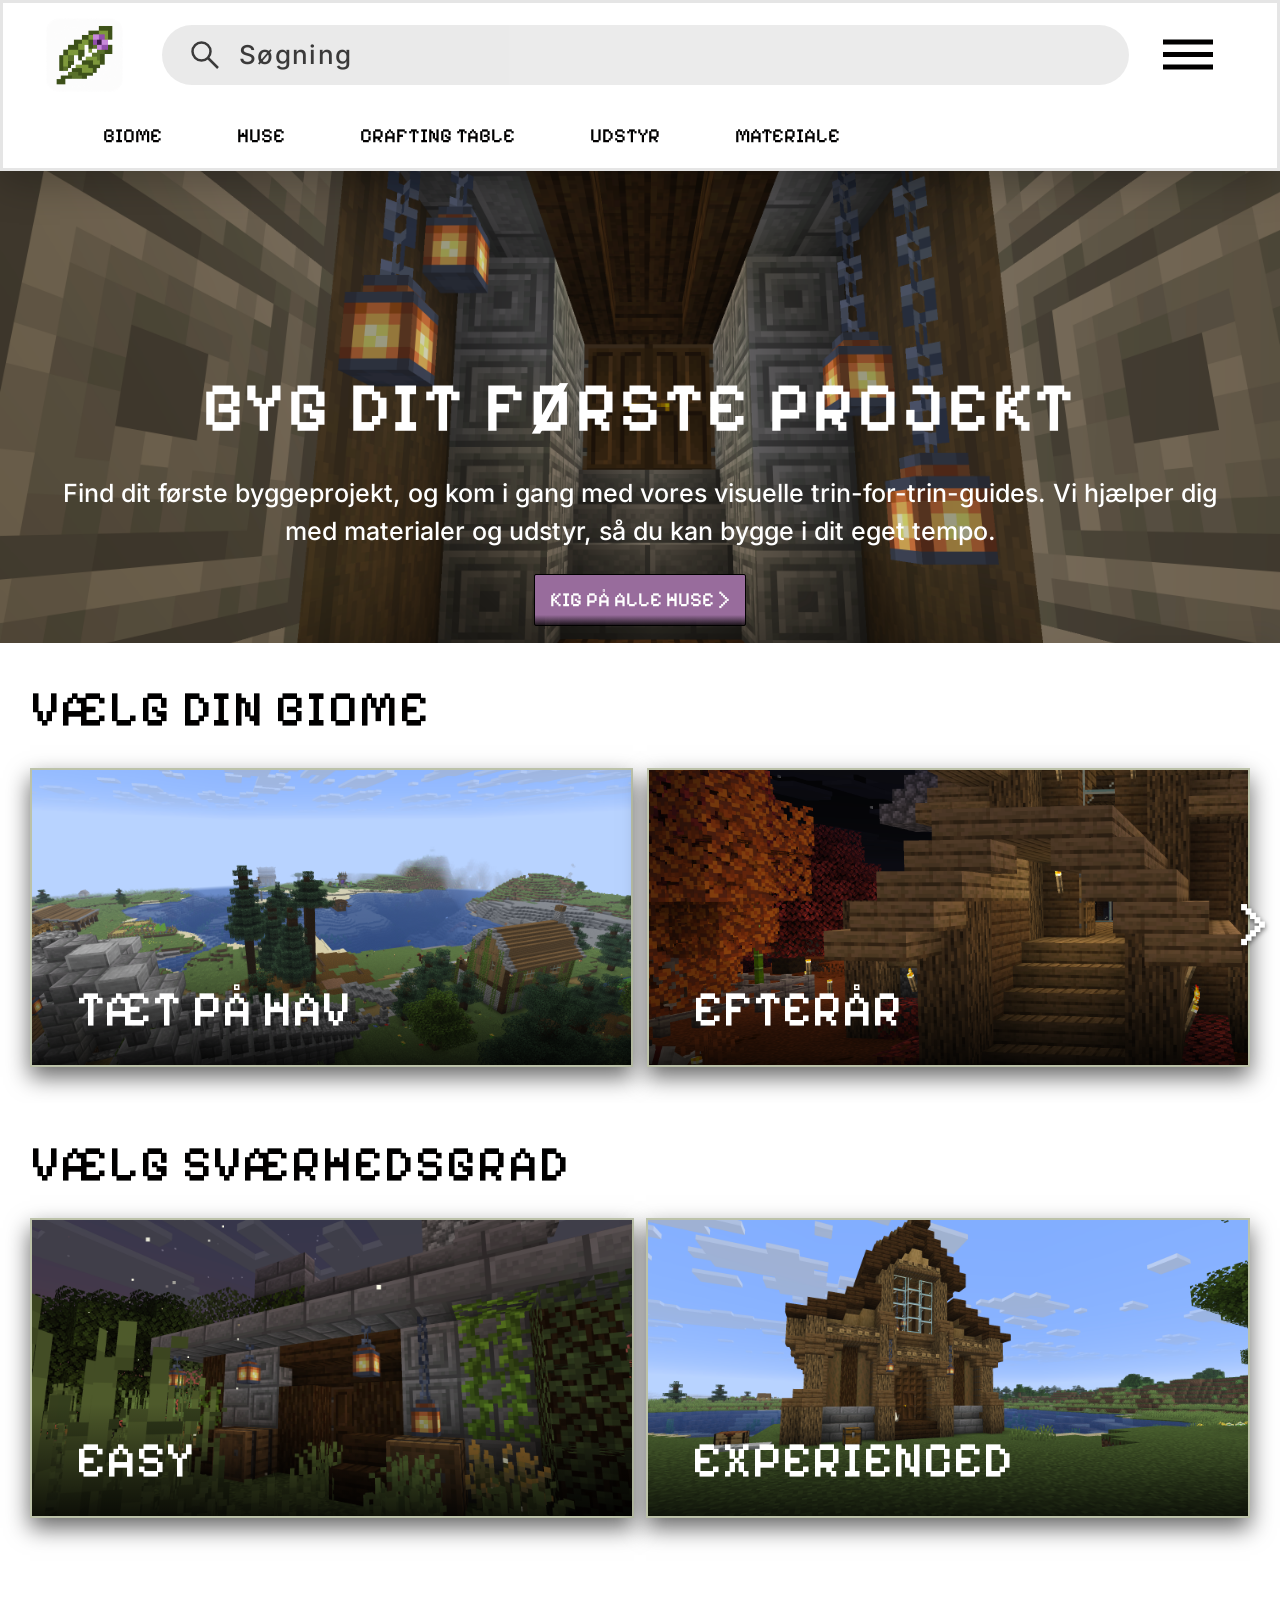
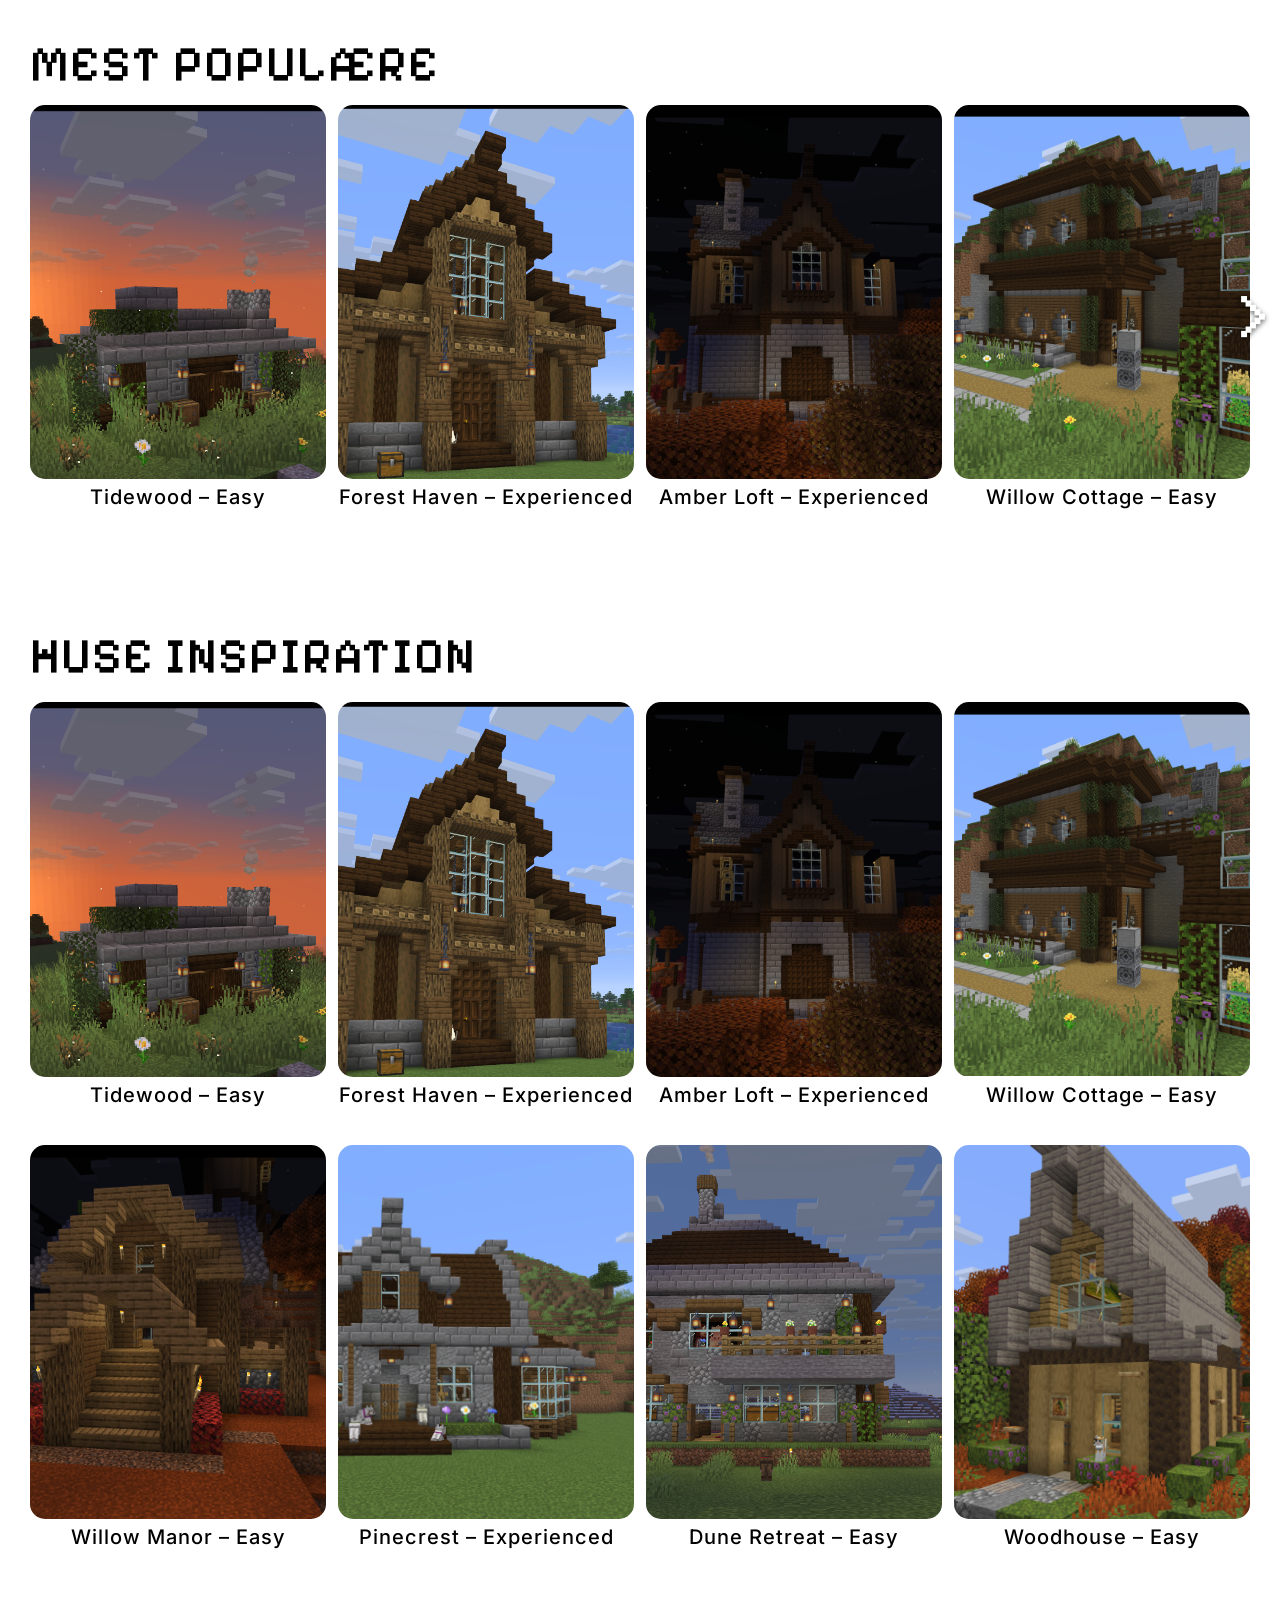
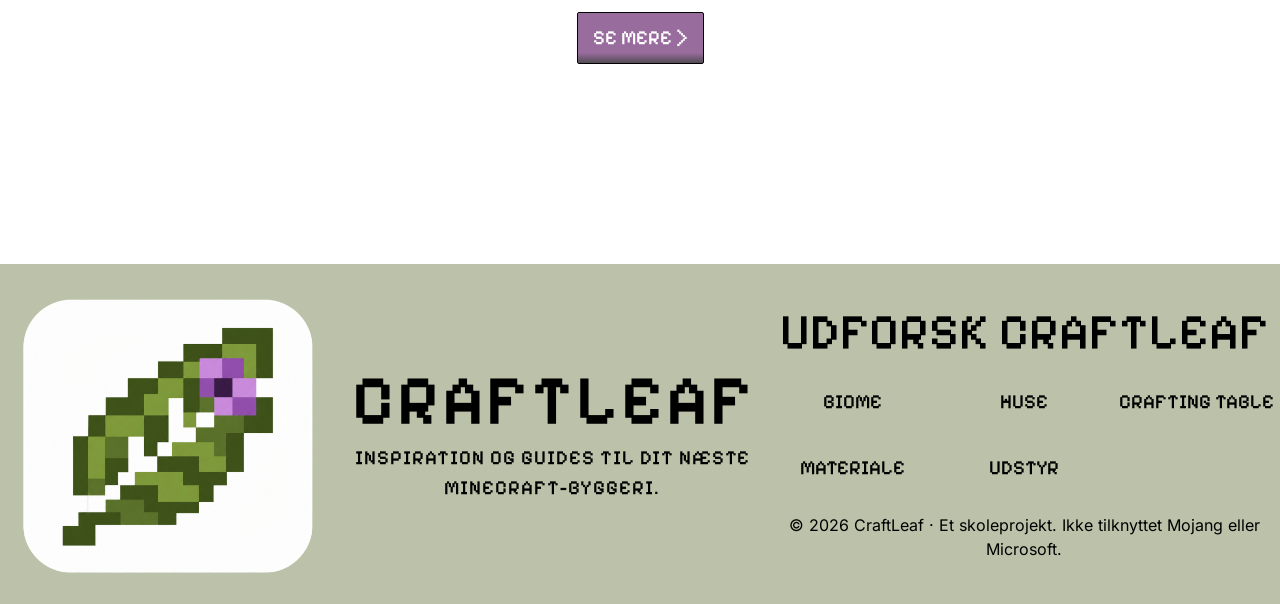
<file: husinspiration.html>
<!doctype html>
<html lang="da">
<head>
<meta charset="utf-8">
<meta name="viewport" content="width=device-width, initial-scale=1">
<title>Husinspiration | CraftLeaf</title>
<link rel="stylesheet" href="css/style.css">
<script src="js/prototype.js" defer>
</script>
</head>
<body class="page-husinspiration">
<header class="site-header">
      <div class="desktop-header desktop-only">
<div class="header-top">
<a href="index.html" aria-label="CraftLeaf forside">
<img class="brand-logo" src="assets/images/Logo ai genereret chatgpt.png" width="1272" height="1237" alt="CraftLeaf-logo">
</a>
<div class="search-decoration">
<img src="assets/icons/search.svg" alt="" aria-hidden="true">
<span>Søgning</span>
</div>
<button class="menu-trigger" type="button" data-open-menu="desktop-menu" aria-controls="desktop-menu" aria-expanded="false" aria-label="Åbn menu">
<img src="assets/icons/menu-desktop.svg" alt="" aria-hidden="true">
</button>
</div>
<nav class="category-nav" aria-label="Kategorier">
<button type="button" class="nav-item cosmetic" data-cosmetic>BIOME</button>
<a class="nav-item" href="husinspiration.html">HUSE</a>
<a class="nav-item" href="materialeguide.html">CRAFTING TABLE</a>
<button type="button" class="nav-item cosmetic" data-cosmetic>UDSTYR</button>
<button type="button" class="nav-item cosmetic" data-cosmetic>MATERIALE</button>
</nav>
</div>
      <div class="mobile-header mobile-only">
<a href="index.html" aria-label="CraftLeaf forside">
<img class="brand-logo" src="assets/images/Logo ai genereret chatgpt.png" width="1272" height="1237" alt="CraftLeaf-logo">
</a>
<span class="mobile-brand">CRAFTLEAF</span>
<span class="search-mobile" aria-hidden="true">
<img class="" src="assets/images/søgelogo - ai-genereret-chatgpt.png" width="1254" height="1254" alt="">
</span>
<button class="menu-trigger" type="button" data-open-menu="mobile-menu" aria-controls="mobile-menu" aria-expanded="false" aria-label="Åbn menu">
<img class="" src="assets/images/menu til telefon.png" width="1254" height="1254" alt="">
</button>
</div>
      <div class="menu-backdrop" data-menu-backdrop hidden>
</div>
<nav class="desktop-menu menu-panel" id="desktop-menu" aria-label="Desktopmenu" hidden>
<button type="button" class="nav-item cosmetic" data-cosmetic>BIOME</button>
<a class="nav-item" href="husinspiration.html">HUSE</a>
<a class="nav-item" href="materialeguide.html">CRAFTING TABLE</a>
<button type="button" class="nav-item cosmetic" data-cosmetic>MATERIALE</button>
<button type="button" class="nav-item cosmetic" data-cosmetic>UDSTYR</button>
</nav>
<nav class="mobile-menu menu-panel" id="mobile-menu" aria-label="Mobilmenu" hidden>
<button type="button" class="nav-item cosmetic" data-cosmetic>BIOME</button>
<a class="nav-item" href="husinspiration.html">HUSE</a>
<a class="nav-item" href="materialeguide.html">CRAFTING TABLE</a>
<span class="nav-item">MATERIALE</span>
<span class="nav-item">UDSTYR</span>
</nav>
    </header>
<main>
<section class="inspiration-hero">
<img class="inspiration-background desktop-only" src="assets/images/baggrund 1.png" width="1440" height="472" alt="">
<img class="inspiration-background mobile-only" src="assets/images/baggrund 5.png" width="390" height="125" alt="">
<div class="hero-copy">
<h1 id="inspiration-title">BYG DIT FØRSTE PROJEKT</h1>
<p class="desktop-only" id="inspiration-intro">Find dit første byggeprojekt, og kom i gang med vores visuelle trin-for-trin-guides. Vi hjælper dig med materialer og udstyr, så du kan bygge i dit eget tempo.</p>
<div class="desktop-only">
<a class="guide-button " href="#alle-huse">KIG PÅ ALLE HUSE &gt;</a>
</div>
</div>
</section>
<p class="mobile-only inspiration-mobile-copy">Find dit første byggeprojekt, og kom i gang med vores visuelle trin-for-trin-guides. Vi hjælper dig med materialer og udstyr, så du kan bygge i dit eget tempo.</p>
<section class="biomes section-gap">
<h2 class="desktop-only">VÆLG DIN BIOME</h2>
<h2 class="mobile-only">VÆLG DIN BIOME</h2>
<div class="desktop-only">
<div class="variant-carousel biome-carousel" data-variant-carousel>
<div class="variant-panel" data-panel="0">
<div class="carousel-cards">
<article class="biome-card">
<div class="image-frame biome-image crop-61">
<img class="" src="assets/images/BIOME TÆT PÅ VAND.2.png" width="684" height="337" alt="TÆT PÅ HAV">
</div>
<p>TÆT PÅ HAV</p>
</article>
<article class="biome-card">
<div class="image-frame biome-image crop-62">
<img class="" src="assets/images/HUSKORT 7.png" width="684" height="337" alt="EFTERÅR">
</div>
<p>EFTERÅR</p>
</article>
</div>
<button type="button" class="carousel-arrow next" data-variant="1" aria-label="Vis næste kort">&gt;</button>
</div>
<div class="variant-panel" data-panel="1" hidden>
<div class="carousel-cards">
<article class="biome-card">
<div class="image-frame biome-image crop-63">
<img class="" src="assets/images/HUSKORT 1.png" width="684" height="337" alt="BJERG">
</div>
<p>BJERG</p>
</article>
<article class="biome-card">
<div class="image-frame biome-image crop-64">
<img class="" src="assets/images/BIOME SNE.png" width="684" height="337" alt="SNE">
</div>
<p>SNE</p>
</article>
</div>
<button type="button" class="carousel-arrow previous" data-variant="0" aria-label="Vis forrige kort">&lt;</button>
</div>
</div>
</div>
<div class="mobile-only">
<div class="biome-window" role="region" aria-label="Vandret kortvisning" tabindex="0">
<div class="biome-strip">
<article class="biome-card">
<div class="image-frame biome-image crop-57">
<img class="" src="assets/images/BIOME TÆT PÅ VAND.2.png" width="684" height="337" alt="TÆT PÅ VAND">
</div>
<p>TÆT PÅ VAND</p>
</article>
<article class="biome-card">
<div class="image-frame biome-image crop-58">
<img class="" src="assets/images/HUSKORT 7.png" width="684" height="337" alt="EFTERÅR">
</div>
<p>EFTERÅR</p>
</article>
<article class="biome-card">
<div class="image-frame biome-image crop-59">
<img class="" src="assets/images/HUSKORT 1.png" width="684" height="337" alt="BJERG">
</div>
<p>BJERG</p>
</article>
<article class="biome-card">
<div class="image-frame biome-image crop-60">
<img class="" src="assets/images/BIOME SNE.png" width="684" height="337" alt="SNE">
</div>
<p>SNE</p>
</article>
</div>
</div>
</div>
</section>
<section class="difficulty-section section-gap">
<h2>VÆLG SVÆRHEDSGRAD</h2>
<div class="difficulty-desktop desktop-only">
<article class="biome-card">
<div class="image-frame biome-image crop-65">
<img class="" src="assets/images/BYGGEGUIDE INSPO 2.png" width="684" height="337" alt="EASY">
</div>
<p>EASY</p>
</article>
<article class="biome-card">
<div class="image-frame biome-image crop-66">
<img class="" src="assets/images/HUSKORT 3.png" width="684" height="337" alt="EXPERIENCED">
</div>
<p>EXPERIENCED</p>
</article>
</div>
<div class="difficulty-mobile mobile-only">
<span class="guide-button inactive">EASY &gt;</span>
<span class="guide-button inactive">EXPERIENCED &gt;</span>
</div>
</section>
<section class="popular-houses section-gap desktop-only">
<h2>MEST POPULÆRE</h2>
<div class="variant-carousel houses-carousel" data-variant-carousel>
<div class="variant-panel" data-panel="0">
<div class="carousel-cards">
<a class="house-card" href="byggeguide.html">
<div class="image-frame house-image crop-67">
<img class="" src="assets/images/HUSKORT 9 .png" width="336" height="425" alt="Tidewood">
</div>
<p class="card-caption">Tidewood – Easy</p>
</a>
<article class="house-card">
<div class="image-frame house-image crop-68">
<img class="" src="assets/images/HUSKORT 3.png" width="336" height="425" alt="Forest Haven">
</div>
<p class="card-caption">Forest Haven – Experienced</p>
</article>
<article class="house-card">
<div class="image-frame house-image crop-69">
<img class="" src="assets/images/HUSKORT 6.png" width="336" height="425" alt="Amber Loft">
</div>
<p class="card-caption">Amber Loft – Experienced</p>
</article>
<article class="house-card">
<div class="image-frame house-image crop-70">
<img class="" src="assets/images/HUSKORT 1.png" width="336" height="425" alt="Willow Cottage">
</div>
<p class="card-caption">Willow Cottage – Easy</p>
</article>
</div>
<button type="button" class="carousel-arrow next" data-variant="1" aria-label="Vis næste kort">&gt;</button>
</div>
<div class="variant-panel" data-panel="1" hidden>
<div class="carousel-cards">
<article class="house-card">
<div class="image-frame house-image crop-71 default-fit">
<img class="" src="assets/images/HUSKORT 7.png" width="336" height="425" alt="Willow Manor">
</div>
<p class="card-caption">Willow Manor – Easy</p>
</article>
<article class="house-card">
<div class="image-frame house-image crop-72">
<img class="" src="assets/images/HUSKORT 4.png" width="336" height="425" alt="Pinecrest">
</div>
<p class="card-caption">Pinecrest – Experienced</p>
</article>
<article class="house-card">
<div class="image-frame house-image crop-73">
<img class="" src="assets/images/HUSKORT 5.png" width="336" height="425" alt="Dune Retreat">
</div>
<p class="card-caption">Dune Retreat – Easy</p>
</article>
<article class="house-card">
<div class="image-frame house-image crop-74">
<img class="" src="assets/images/HUSKORT 8.png" width="336" height="425" alt="Woodhouse">
</div>
<p class="card-caption">Woodhouse – Easy</p>
</article>
</div>
<button type="button" class="carousel-arrow previous" data-variant="0" aria-label="Vis forrige kort">&lt;</button>
</div>
</div>
</section>
<section class="house-overview section-gap" id="alle-huse">
<h2 class="desktop-only">HUSE INSPIRATION</h2>
<h2 class="mobile-only">INSPIRATION</h2>
<div class="house-grid desktop-only">
<a class="house-card" href="byggeguide.html">
<div class="image-frame house-image crop-75">
<img class="" src="assets/images/HUSKORT 9 .png" width="336" height="425" alt="Tidewood">
</div>
<p class="card-caption">Tidewood – Easy</p>
</a>
<article class="house-card">
<div class="image-frame house-image crop-76">
<img class="" src="assets/images/HUSKORT 3.png" width="336" height="425" alt="Forest Haven">
</div>
<p class="card-caption">Forest Haven – Experienced</p>
</article>
<article class="house-card">
<div class="image-frame house-image crop-77">
<img class="" src="assets/images/HUSKORT 6.png" width="336" height="425" alt="Amber Loft">
</div>
<p class="card-caption">Amber Loft – Experienced</p>
</article>
<article class="house-card">
<div class="image-frame house-image crop-78">
<img class="" src="assets/images/HUSKORT 1.png" width="336" height="425" alt="Willow Cottage">
</div>
<p class="card-caption">Willow Cottage – Easy</p>
</article>
<article class="house-card">
<div class="image-frame house-image crop-79 default-fit">
<img class="" src="assets/images/HUSKORT 7.png" width="336" height="425" alt="Willow Manor">
</div>
<p class="card-caption">Willow Manor – Easy</p>
</article>
<article class="house-card">
<div class="image-frame house-image crop-80">
<img class="" src="assets/images/HUSKORT 4.png" width="336" height="425" alt="Pinecrest">
</div>
<p class="card-caption">Pinecrest – Experienced</p>
</article>
<article class="house-card">
<div class="image-frame house-image crop-81">
<img class="" src="assets/images/HUSKORT 5.png" width="336" height="425" alt="Dune Retreat">
</div>
<p class="card-caption">Dune Retreat – Easy</p>
</article>
<article class="house-card">
<div class="image-frame house-image crop-82">
<img class="" src="assets/images/HUSKORT 8.png" width="336" height="425" alt="Woodhouse">
</div>
<p class="card-caption">Woodhouse – Easy</p>
</article>
</div>
<div class="house-grid mobile-only">
<a class="house-card" href="byggeguide.html">
<div class="image-frame house-image crop-83 default-fit">
<img class="" src="assets/images/HUSKORT 9 .png" width="167" height="215" alt="Tidewood">
</div>
<p class="card-caption">Tidewood<span class="difficulty">Easy</span>
</p>
</a>
<article class="house-card">
<div class="image-frame house-image crop-84">
<img class="" src="assets/images/HUSKORT 7.png" width="167" height="215" alt="Willow Manor">
</div>
<p class="card-caption">Willow Manor<span class="difficulty">Easy</span>
</p>
</article>
<article class="house-card">
<div class="image-frame house-image crop-85">
<img class="" src="assets/images/HUSKORT 1.png" width="167" height="215" alt="Willow Cottage">
</div>
<p class="card-caption">Willow Cottage<span class="difficulty">Easy</span>
</p>
</article>
<article class="house-card">
<div class="image-frame house-image crop-86">
<img class="" src="assets/images/HUSKORT 3.png" width="167" height="215" alt="Forest Haven">
</div>
<p class="card-caption">Forest Haven<span class="difficulty">Experienced</span>
</p>
</article>
<article class="house-card">
<div class="image-frame house-image crop-87">
<img class="" src="assets/images/HUSKORT 4.png" width="167" height="215" alt="Pinecrest">
</div>
<p class="card-caption">Pinecrest<span class="difficulty">Experienced</span>
</p>
</article>
<article class="house-card">
<div class="image-frame house-image crop-88 default-fit">
<img class="" src="assets/images/HUSKORT 6.png" width="167" height="215" alt="Amber Loft">
</div>
<p class="card-caption">Amber Loft<span class="difficulty">Experienced</span>
</p>
</article>
<article class="house-card">
<div class="image-frame house-image crop-89">
<img class="" src="assets/images/HUSKORT 8.png" width="167" height="215" alt="Woodhouse">
</div>
<p class="card-caption">Woodhouse<span class="difficulty">Easy</span>
</p>
</article>
<article class="house-card">
<div class="image-frame house-image crop-90">
<img class="" src="assets/images/HUSKORT 5.png" width="167" height="215" alt="Dune Retreat">
</div>
<p class="card-caption">Dune Retreat<span class="difficulty">Easy</span>
</p>
</article>
</div>
<span class="guide-button inactive">SE MERE &gt;</span>
</section>
</main>
<footer class="site-footer" id="footer">
<div class="footer-desktop desktop-only">
<a href="index.html" aria-label="CraftLeaf forside">
<img class="footer-logo" src="assets/images/Logo ai genereret chatgpt.png" width="1272" height="1237" alt="CraftLeaf-logo">
</a>
<div class="footer-brand">
<p class="footer-name">CRAFTLEAF</p>
<p class="footer-description">INSPIRATION OG GUIDES TIL DIT NÆSTE MINECRAFT-BYGGERI.</p>
</div>
<div class="footer-explore">
<p class="footer-heading">UDFORSK CRAFTLEAF</p>
<nav aria-label="Footerkategorier">
<button type="button" class="nav-item cosmetic" data-cosmetic>BIOME</button>
<a class="nav-item" href="#inspiration-intro">HUSE</a>
<a class="nav-item" href="materialeguide.html">CRAFTING TABLE</a>
<button type="button" class="nav-item cosmetic" data-cosmetic>MATERIALE</button>
<button type="button" class="nav-item cosmetic" data-cosmetic>UDSTYR</button>
</nav>
<p class="copyright">© 2026 CraftLeaf · Et skoleprojekt. Ikke tilknyttet Mojang eller Microsoft.</p>
</div>
</div>
<div class="footer-mobile mobile-only">
<a href="index.html" aria-label="CraftLeaf forside">
<img class="footer-logo" src="assets/images/Logo ai genereret chatgpt.png" width="1272" height="1237" alt="CraftLeaf-logo">
</a>
<div class="footer-brand">
<p class="footer-name">CRAFTLEAF</p>
<p class="footer-description">INSPIRATION OG GUIDES TIL DIT NÆSTE MINECRAFT-BYGGERI.</p>
</div>
<p class="footer-heading">UDFORSK CRAFTLEAF</p>
<nav aria-label="Footerkategorier">
<button type="button" class="nav-item cosmetic" data-cosmetic>BIOME</button>
<a class="nav-item" href="husinspiration.html">HUSE</a>
<a class="nav-item" href="materialeguide.html">CRAFTING TABLE</a>
<button type="button" class="nav-item cosmetic" data-cosmetic>MATERIALE</button>
<button type="button" class="nav-item cosmetic" data-cosmetic>UDSTYR</button>
</nav>
<p class="copyright">© 2026 CraftLeaf · Et skoleprojekt. Ikke tilknyttet Mojang eller Microsoft.</p>
</div>
</footer>
</body>
</html>
</file>
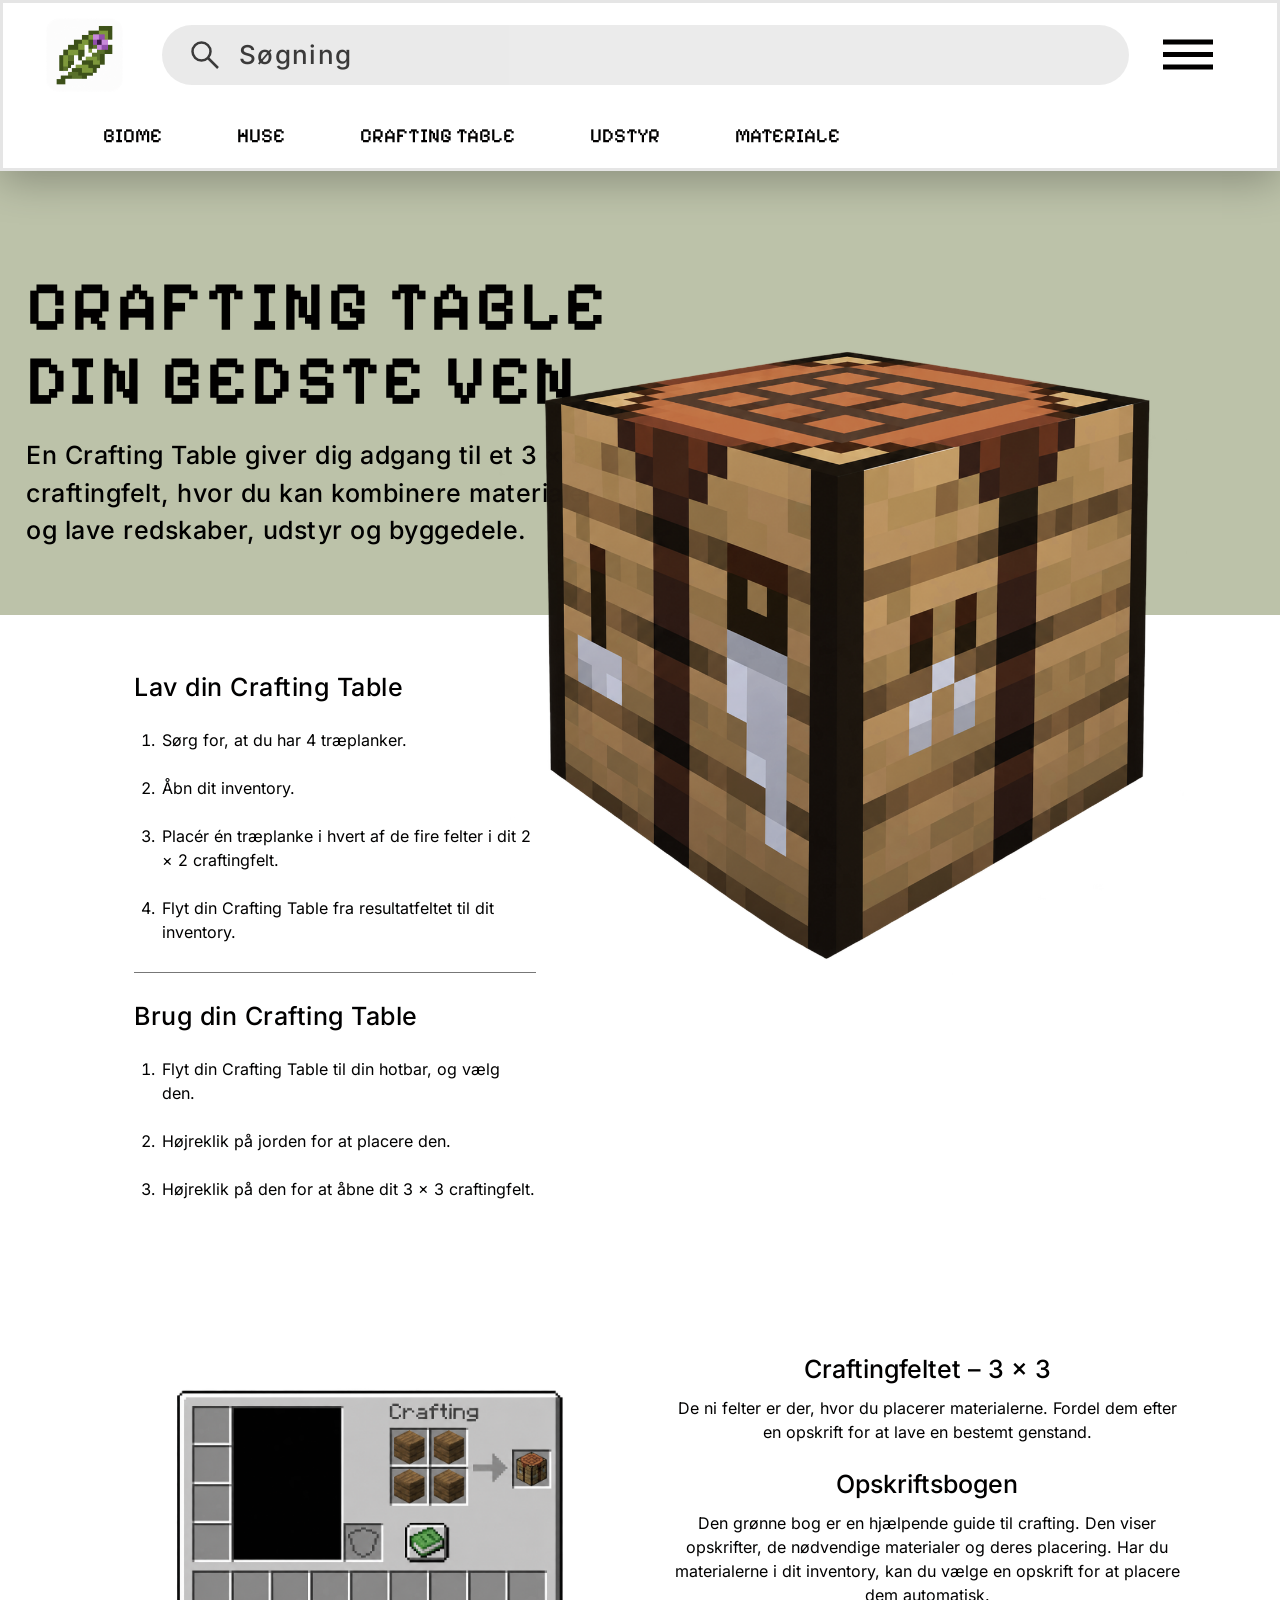
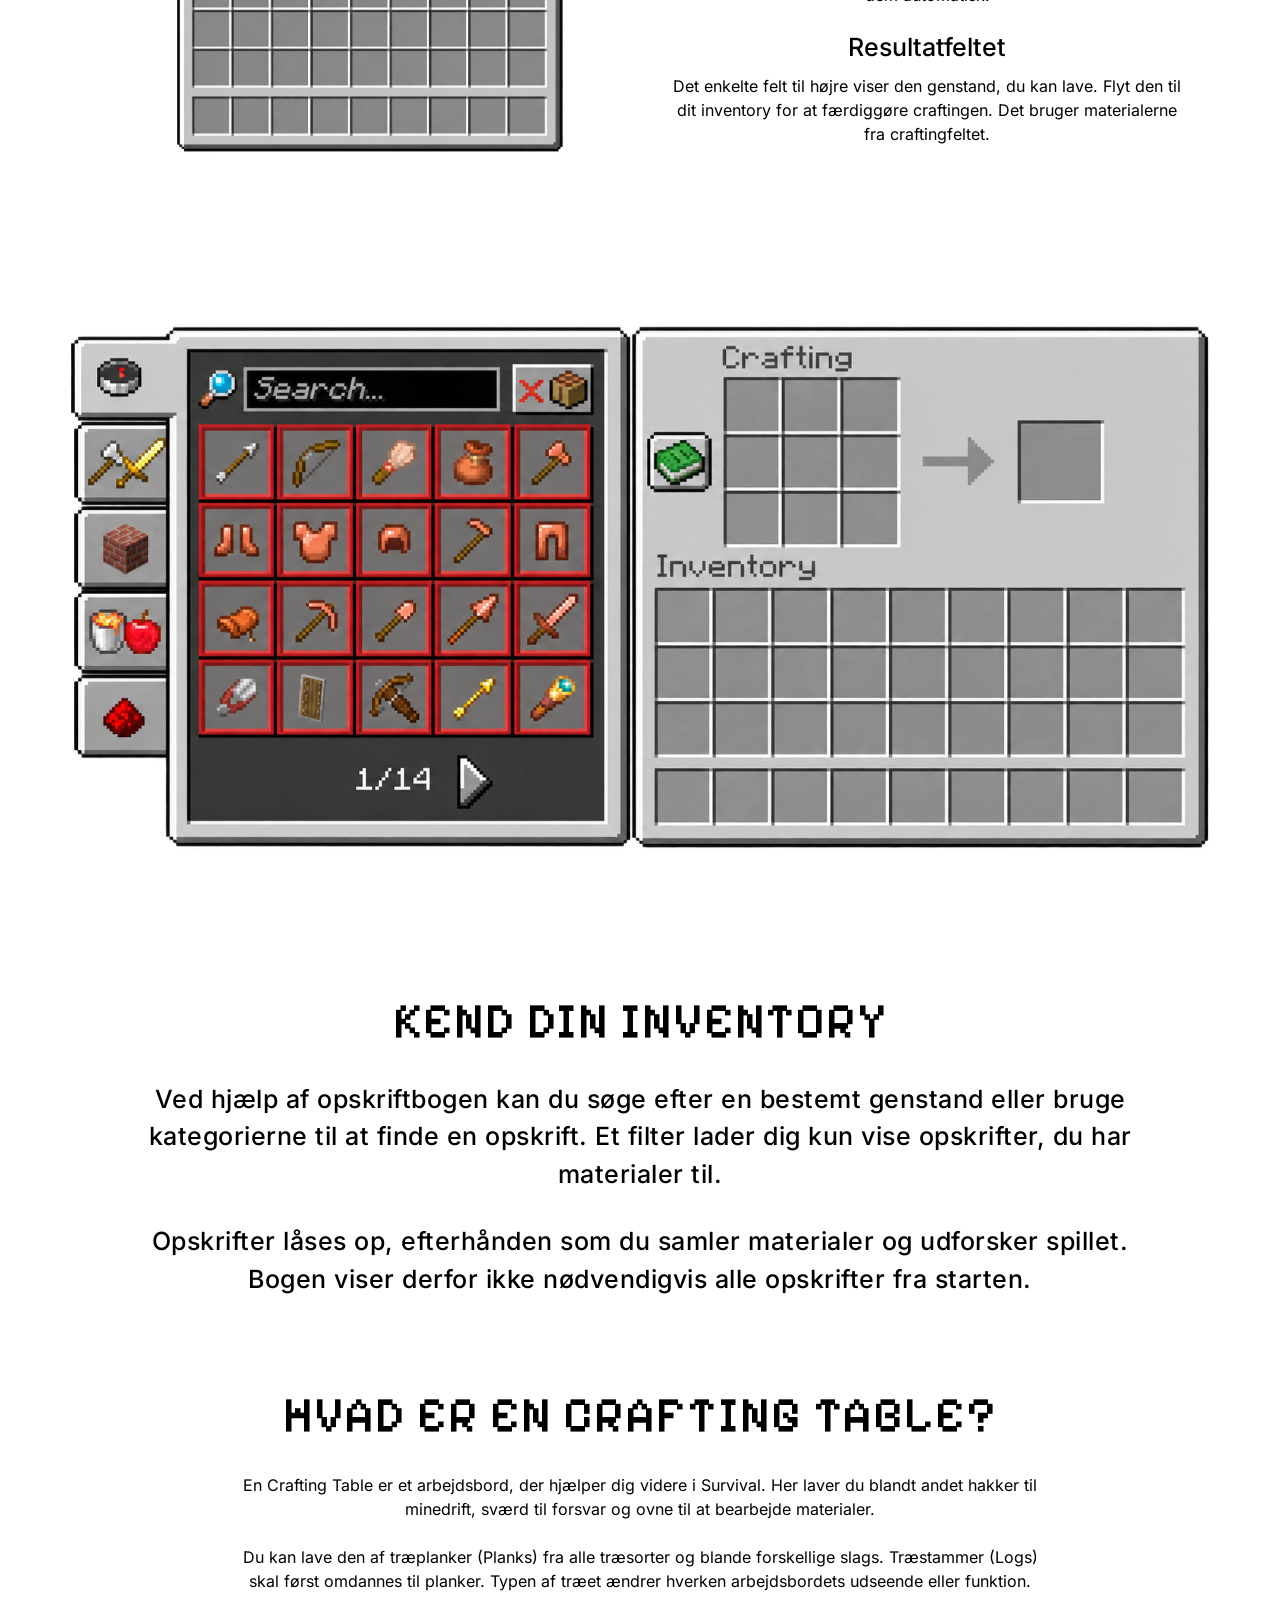
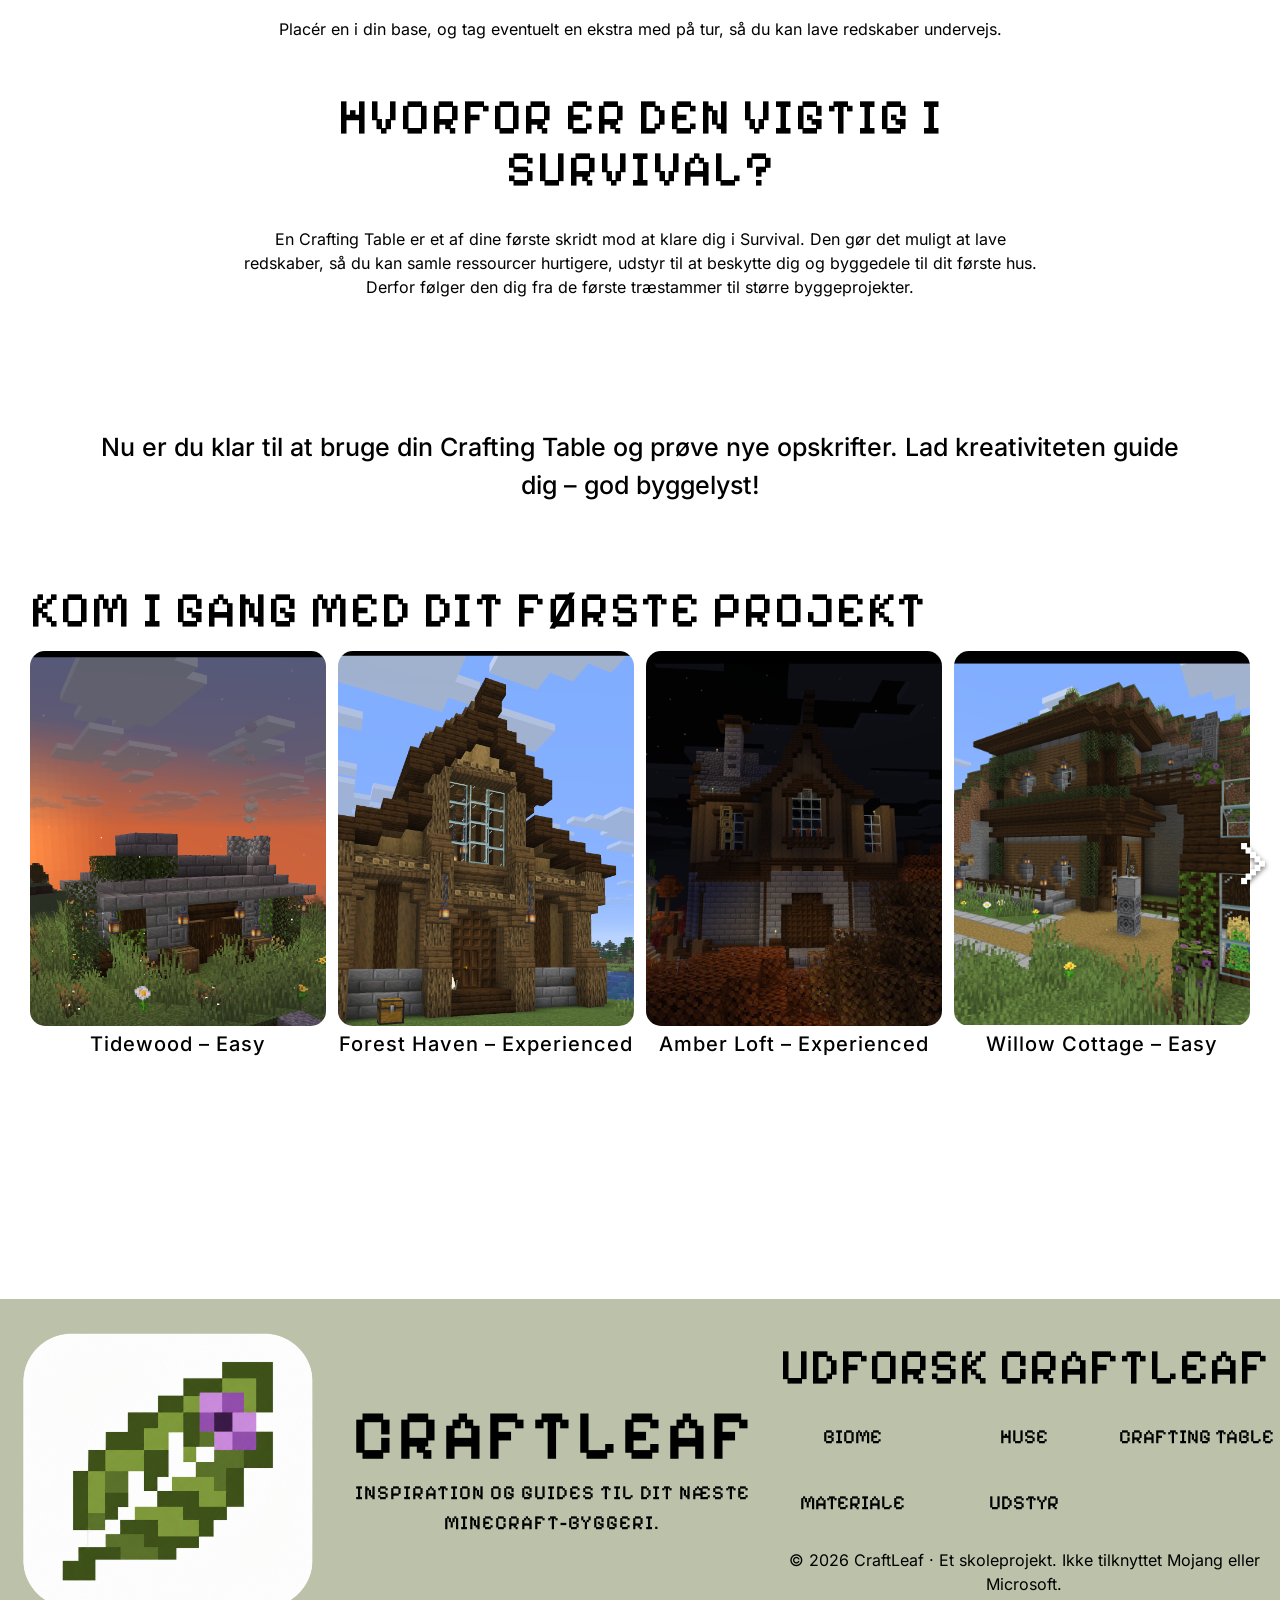
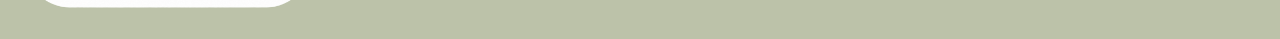
<file: materialeguide.html>
<!doctype html>
<html lang="da">
<head>
<meta charset="utf-8">
<meta name="viewport" content="width=device-width, initial-scale=1">
<title>Materialeguide | CraftLeaf</title>
<link rel="stylesheet" href="css/style.css">
<script src="js/prototype.js" defer>
</script>
</head>
<body class="page-materialeguide">
<header class="site-header">
      <div class="desktop-header desktop-only">
<div class="header-top">
<a href="index.html" aria-label="CraftLeaf forside">
<img class="brand-logo" src="assets/images/Logo ai genereret chatgpt.png" width="1272" height="1237" alt="CraftLeaf-logo">
</a>
<div class="search-decoration">
<img src="assets/icons/search.svg" alt="" aria-hidden="true">
<span>Søgning</span>
</div>
<button class="menu-trigger" type="button" data-open-menu="desktop-menu" aria-controls="desktop-menu" aria-expanded="false" aria-label="Åbn menu">
<img src="assets/icons/menu-desktop.svg" alt="" aria-hidden="true">
</button>
</div>
<nav class="category-nav" aria-label="Kategorier">
<button type="button" class="nav-item cosmetic" data-cosmetic>BIOME</button>
<a class="nav-item" href="husinspiration.html">HUSE</a>
<a class="nav-item" href="#crafting-table-image">CRAFTING TABLE</a>
<button type="button" class="nav-item cosmetic" data-cosmetic>UDSTYR</button>
<button type="button" class="nav-item cosmetic" data-cosmetic>MATERIALE</button>
</nav>
</div>
      <div class="mobile-header mobile-only">
<a href="index.html" aria-label="CraftLeaf forside">
<img class="brand-logo" src="assets/images/Logo ai genereret chatgpt.png" width="1272" height="1237" alt="CraftLeaf-logo">
</a>
<span class="mobile-brand">CRAFTLEAF</span>
<span class="search-mobile" aria-hidden="true">
<img class="" src="assets/images/søgelogo - ai-genereret-chatgpt.png" width="1254" height="1254" alt="">
</span>
<button class="menu-trigger" type="button" data-open-menu="mobile-menu" aria-controls="mobile-menu" aria-expanded="false" aria-label="Åbn menu">
<img class="" src="assets/images/menu til telefon.png" width="1254" height="1254" alt="">
</button>
</div>
      <div class="menu-backdrop" data-menu-backdrop hidden>
</div>
<nav class="desktop-menu menu-panel" id="desktop-menu" aria-label="Desktopmenu" hidden>
<button type="button" class="nav-item cosmetic" data-cosmetic>BIOME</button>
<a class="nav-item" href="husinspiration.html">HUSE</a>
<a class="nav-item" href="materialeguide.html">CRAFTING TABLE</a>
<button type="button" class="nav-item cosmetic" data-cosmetic>MATERIALE</button>
<button type="button" class="nav-item cosmetic" data-cosmetic>UDSTYR</button>
</nav>
<nav class="mobile-menu menu-panel" id="mobile-menu" aria-label="Mobilmenu" hidden>
<button type="button" class="nav-item cosmetic" data-cosmetic>BIOME</button>
<a class="nav-item" href="husinspiration.html">HUSE</a>
<a class="nav-item" href="materialeguide.html">CRAFTING TABLE</a>
<span class="nav-item">MATERIALE</span>
<span class="nav-item">UDSTYR</span>
</nav>
    </header>
<main>
<section class="crafting-intro" id="crafting-intro">
<div>
<h1>CRAFTING TABLE<br>DIN BEDSTE VEN</h1>
<p>En Crafting Table giver dig adgang til et 3 × 3 craftingfelt, hvor du kan kombinere materialer og lave redskaber, udstyr og byggedele.</p>
</div>
<img class="crafting-block" id="crafting-table-image" src="assets/images/CRAFTING TABLE TP.png" width="439" height="439" alt="Crafting Table">
</section>
    <section class="crafting-recipe">
<div class="crafting-instructions">
<h2>Lav din Crafting Table</h2>
<ol>
<li>Sørg for, at du har 4 træplanker.</li>
<li>Åbn dit inventory.</li>
<li>Placér én træplanke i hvert af de fire felter i dit 2 × 2 craftingfelt.</li>
<li>Flyt din Crafting Table fra resultatfeltet til dit inventory.</li>
</ol>
<hr>
<h2>Brug din Crafting Table</h2>
<ol>
<li>Flyt din Crafting Table til din hotbar, og vælg den.</li>
<li>Højreklik på jorden for at placere den.</li>
<li>Højreklik på den for at åbne dit 3 × 3 craftingfelt.</li>
</ol>
</div>
</section>
<section class="crafting-fields section-gap">
<img class="crafting-fields-image" src="assets/images/craft crafting table.png" width="694" height="397" alt="Crafting Table med craftingfelt og resultatfelt">
<div>
<h3>Craftingfeltet – 3 × 3</h3>
<p>De ni felter er der, hvor du placerer materialerne. Fordel dem efter en opskrift for at lave en bestemt genstand.</p>
<h3>Opskriftsbogen</h3>
<p>Den grønne bog er en hjælpende guide til crafting. Den viser opskrifter, de nødvendige materialer og deres placering. Har du materialerne i dit inventory, kan du vælge en opskrift for at placere dem automatisk.</p>
<h3>Resultatfeltet</h3>
<p>Det enkelte felt til højre viser den genstand, du kan lave. Flyt den til dit inventory for at færdiggøre craftingen. Det bruger materialerne fra craftingfeltet.</p>
</div>
</section>
    <section class="inventory-section">
<img class="inventory-image" src="assets/images/inventory.png" width="1200" height="558" alt="Minecraft-inventory og opskriftsbog">
<h2>KEND DIN INVENTORY</h2>
<p>Ved hjælp af opskriftbogen kan du søge efter en bestemt genstand eller bruge kategorierne til at finde en opskrift. Et filter lader dig kun vise opskrifter, du har materialer til.</p>
<p>Opskrifter låses op, efterhånden som du samler materialer og udforsker spillet. Bogen viser derfor ikke nødvendigvis alle opskrifter fra starten.</p>
</section>
    <section class="crafting-explanation section-gap">
<h2>HVAD ER EN CRAFTING TABLE?</h2>
<p>En Crafting Table er et arbejdsbord, der hjælper dig videre i Survival. Her laver du blandt andet hakker til minedrift, sværd til forsvar og ovne til at bearbejde materialer.</p>
<p>Du kan lave den af træplanker (Planks) fra alle træsorter og blande forskellige slags. Træstammer (Logs) skal først omdannes til planker. Typen af træet ændrer hverken arbejdsbordets udseende eller funktion.</p>
<p>Placér en i din base, og tag eventuelt en ekstra med på tur, så du kan lave redskaber undervejs.</p>
<h2>HVORFOR ER DEN VIGTIG I SURVIVAL?</h2>
<p>En Crafting Table er et af dine første skridt mod at klare dig i Survival. Den gør det muligt at lave redskaber, så du kan samle ressourcer hurtigere, udstyr til at beskytte dig og byggedele til dit første hus. Derfor følger den dig fra de første træstammer til større byggeprojekter.</p>
</section>
    <div class="crafting-close standalone">
<p class="crafting-close">Nu er du klar til at bruge din Crafting Table og prøve nye opskrifter. Lad kreativiteten guide dig – god byggelyst!</p>
</div>
<section class="first-project section-gap">
<div class="desktop-only">
<h2>KOM I GANG MED DIT FØRSTE PROJEKT</h2>
<div class="variant-carousel houses-carousel" data-variant-carousel>
<div class="variant-panel" data-panel="0">
<div class="carousel-cards">
<a class="house-card" href="byggeguide.html">
<div class="image-frame house-image crop-41">
<img class="" src="assets/images/HUSKORT 9 .png" width="336" height="425" alt="Tidewood">
</div>
<p class="card-caption">Tidewood – Easy</p>
</a>
<article class="house-card">
<div class="image-frame house-image crop-42">
<img class="" src="assets/images/HUSKORT 3.png" width="336" height="425" alt="Forest Haven">
</div>
<p class="card-caption">Forest Haven – Experienced</p>
</article>
<article class="house-card">
<div class="image-frame house-image crop-43">
<img class="" src="assets/images/HUSKORT 6.png" width="336" height="425" alt="Amber Loft">
</div>
<p class="card-caption">Amber Loft – Experienced</p>
</article>
<article class="house-card">
<div class="image-frame house-image crop-44">
<img class="" src="assets/images/HUSKORT 1.png" width="336" height="425" alt="Willow Cottage">
</div>
<p class="card-caption">Willow Cottage – Easy</p>
</article>
</div>
<button type="button" class="carousel-arrow next" data-variant="1" aria-label="Vis næste kort">&gt;</button>
</div>
<div class="variant-panel" data-panel="1" hidden>
<div class="carousel-cards">
<article class="house-card">
<div class="image-frame house-image crop-45 default-fit">
<img class="" src="assets/images/HUSKORT 7.png" width="336" height="425" alt="Willow Manor">
</div>
<p class="card-caption">Willow Manor – Easy</p>
</article>
<article class="house-card">
<div class="image-frame house-image crop-46">
<img class="" src="assets/images/HUSKORT 4.png" width="336" height="425" alt="Pinecrest">
</div>
<p class="card-caption">Pinecrest – Experienced</p>
</article>
<article class="house-card">
<div class="image-frame house-image crop-47">
<img class="" src="assets/images/HUSKORT 5.png" width="336" height="425" alt="Dune Retreat">
</div>
<p class="card-caption">Dune Retreat – Easy</p>
</article>
<article class="house-card">
<div class="image-frame house-image crop-48">
<img class="" src="assets/images/HUSKORT 8.png" width="336" height="425" alt="Woodhouse">
</div>
<p class="card-caption">Woodhouse – Easy</p>
</article>
</div>
<button type="button" class="carousel-arrow previous" data-variant="0" aria-label="Vis forrige kort">&lt;</button>
</div>
</div>
</div>
<div class="mobile-only">
<h2>KOM I GANG MED DIT FØRSTE PROJEKT</h2>
<div class="project-window" role="region" aria-label="Vandret kortvisning" tabindex="0">
<div class="project-strip">
<a class="house-card" href="byggeguide.html">
<div class="image-frame house-image crop-49 default-fit">
<img class="" src="assets/images/HUSKORT 9 .png" width="167" height="215" alt="Tidewood">
</div>
<p class="card-caption">Tidewood<span class="difficulty">Easy</span></p>
</a>
<article class="house-card">
<div class="image-frame house-image crop-50">
<img class="" src="assets/images/HUSKORT 7.png" width="167" height="215" alt="Willow Manor">
</div>
<p class="card-caption">Willow Manor<span class="difficulty">Easy</span></p>
</article>
<article class="house-card">
<div class="image-frame house-image crop-51">
<img class="" src="assets/images/HUSKORT 1.png" width="167" height="215" alt="Willow Cottage">
</div>
<p class="card-caption">Willow Cottage<span class="difficulty">Easy</span></p>
</article>
<article class="house-card">
<div class="image-frame house-image crop-52">
<img class="" src="assets/images/HUSKORT 3.png" width="167" height="215" alt="Forest Haven">
</div>
<p class="card-caption">Forest Haven<span class="difficulty">Experienced</span></p>
</article>
<article class="house-card">
<div class="image-frame house-image crop-53">
<img class="" src="assets/images/HUSKORT 4.png" width="167" height="215" alt="Pinecrest">
</div>
<p class="card-caption">Pinecrest<span class="difficulty">Experienced</span></p>
</article>
<article class="house-card">
<div class="image-frame house-image crop-54 default-fit">
<img class="" src="assets/images/HUSKORT 6.png" width="167" height="215" alt="Amber Loft">
</div>
<p class="card-caption">Amber Loft<span class="difficulty">Experienced</span></p>
</article>
<article class="house-card">
<div class="image-frame house-image crop-55">
<img class="" src="assets/images/HUSKORT 8.png" width="167" height="215" alt="Woodhouse">
</div>
<p class="card-caption">Woodhouse<span class="difficulty">Easy</span></p>
</article>
<article class="house-card">
<div class="image-frame house-image crop-56">
<img class="" src="assets/images/HUSKORT 5.png" width="167" height="215" alt="Dune Retreat">
</div>
<p class="card-caption">Dune Retreat<span class="difficulty">Easy</span></p>
</article>
</div>
</div>
</div>
</section>
</main>
<footer class="site-footer" id="footer">
<div class="footer-desktop desktop-only">
<a href="index.html" aria-label="CraftLeaf forside">
<img class="footer-logo" src="assets/images/Logo ai genereret chatgpt.png" width="1272" height="1237" alt="CraftLeaf-logo">
</a>
<div class="footer-brand">
<p class="footer-name">CRAFTLEAF</p>
<p class="footer-description">INSPIRATION OG GUIDES TIL DIT NÆSTE MINECRAFT-BYGGERI.</p>
</div>
<div class="footer-explore">
<p class="footer-heading">UDFORSK CRAFTLEAF</p>
<nav aria-label="Footerkategorier">
<button type="button" class="nav-item cosmetic" data-cosmetic>BIOME</button>
<a class="nav-item" href="husinspiration.html">HUSE</a>
<a class="nav-item" href="#crafting-intro">CRAFTING TABLE</a>
<button type="button" class="nav-item cosmetic" data-cosmetic>MATERIALE</button>
<button type="button" class="nav-item cosmetic" data-cosmetic>UDSTYR</button>
</nav>
<p class="copyright">© 2026 CraftLeaf · Et skoleprojekt. Ikke tilknyttet Mojang eller Microsoft.</p>
</div>
</div>
<div class="footer-mobile mobile-only">
<a href="index.html" aria-label="CraftLeaf forside">
<img class="footer-logo" src="assets/images/Logo ai genereret chatgpt.png" width="1272" height="1237" alt="CraftLeaf-logo">
</a>
<div class="footer-brand">
<p class="footer-name">CRAFTLEAF</p>
<p class="footer-description">INSPIRATION OG GUIDES TIL DIT NÆSTE MINECRAFT-BYGGERI.</p>
</div>
<p class="footer-heading">UDFORSK CRAFTLEAF</p>
<nav aria-label="Footerkategorier">
<button type="button" class="nav-item cosmetic" data-cosmetic>BIOME</button>
<a class="nav-item" href="husinspiration.html">HUSE</a>
<a class="nav-item" href="materialeguide.html">CRAFTING TABLE</a>
<button type="button" class="nav-item cosmetic" data-cosmetic>MATERIALE</button>
<button type="button" class="nav-item cosmetic" data-cosmetic>UDSTYR</button>
</nav>
<p class="copyright">© 2026 CraftLeaf · Et skoleprojekt. Ikke tilknyttet Mojang eller Microsoft.</p>
</div>
</footer>
</body>
</html>
</file>
<file: css/style.css>
/* GRUNDSTIL: Figma-farver og lokalt leverede skrifter. */
@font-face{font-family:'Anonymous Pro';src:url('../assets/fonts/anonymous-pro-700.ttf') format('truetype');font-weight:700;font-display:swap}
@font-face{font-family:Inter;src:url('../assets/fonts/inter-400.ttf') format('truetype');font-weight:400;font-display:swap}
@font-face{font-family:Inter;src:url('../assets/fonts/inter-500.ttf') format('truetype');font-weight:500;font-display:swap}
@font-face{font-family:Inter;src:url('../assets/fonts/inter-600.ttf') format('truetype');font-weight:600;font-display:swap}
@font-face{font-family:'Pixelify Sans';src:url('../assets/fonts/pixelify-sans-400.ttf') format('truetype');font-weight:400;font-display:swap}
@font-face{font-family:'Pixelify Sans';src:url('../assets/fonts/pixelify-sans-500.ttf') format('truetype');font-weight:500;font-display:swap}
@font-face{font-family:'Pixelify Sans';src:url('../assets/fonts/pixelify-sans-600.ttf') format('truetype');font-weight:600;font-display:swap}
:root{--white:#fff;--black:#010000;--salvia:#bcc2a9;--purple:#986c9c;--light-gray:#e5e5e5;--heading-font:'Pixelify Sans',sans-serif;--body-font:Inter,sans-serif;--page-width:1440px;--gutter:30px}
*{box-sizing:border-box}
html{scroll-behavior:auto}
body{margin:0;color:var(--black);background:var(--white);font-family:var(--body-font);font-size:16px;line-height:24px}
img{display:block;max-width:100%;height:auto}
button,a{-webkit-tap-highlight-color:transparent}
button{font:inherit;color:inherit;border:0;background:none}
button,a[href]{cursor:pointer}
a{color:inherit;text-decoration:none}
p{margin:0 0 24px}
h1,h2{font-family:var(--heading-font);font-weight:600;margin:0;overflow-wrap:break-word}
h1{font-size:70px;line-height:74px;letter-spacing:2.8px}
h2{font-size:50px;line-height:52px;font-weight:500;letter-spacing:1px}
h3{font:500 25px/30px var(--body-font);margin:0 0 20px}
ol,ul{margin:0;padding-left:25px}
li{padding-left:3px;margin-bottom:16px}
hr{border:0;border-top:1px solid #777;margin:30px 0}
[hidden]{display:none!important}
:focus-visible{outline:3px solid #522d6b;outline-offset:5px}
/* LAYOUT: flydende grids frem for skalering af hele sider. */
body>header,body>main,body>footer{max-width:var(--page-width);margin-inline:auto}
.mobile-only{display:none!important}
.section-gap{margin-top:90px}
main>section>h2,main>section>div>h2{margin-inline:var(--gutter)}
.site-header{position:relative;z-index:5;height:171px}
.page-index .site-header{height:175px}
.desktop-header{height:171px;box-shadow:0 10px 39px #0004;border:3px solid var(--light-gray);background:#fff}
.header-top{height:103px;display:grid;grid-template-columns:87px minmax(0,1fr) 50px;align-items:center;gap:34px;padding-inline:38px 64px}
.brand-logo{width:87px;height:87px;object-fit:cover}
.search-decoration{height:60px;border-radius:100px;background:var(--light-gray);opacity:.77;display:flex;gap:16px;align-items:center;padding-inline:25px;font:500 26px/31px var(--body-font);letter-spacing:1.3px}
.search-decoration img{width:36px;height:34px}
.menu-trigger{padding:0;width:50px;height:36px}
.menu-trigger img{width:50px;height:31px}
.category-nav{display:flex;gap:55px;align-items:center;height:60px;padding-left:90px}
.nav-item{display:inline-flex;align-items:center;justify-content:center;padding:10px;font:500 20px/30px var(--heading-font);white-space:nowrap}
.nav-item[href]:hover,.cosmetic:hover,.cosmetic.is-selected{color:var(--purple)}
.menu-backdrop{position:fixed;inset:0;z-index:10;background:transparent}
.menu-panel{position:absolute;z-index:11;background:white}
.desktop-menu{right:0;top:0;width:249px;min-height:1024px;border-radius:20px;padding:82px 20px;display:flex;align-items:center;flex-direction:column;gap:11px}
.mobile-menu{top:53px;left:0;width:390px;max-width:100%;height:170px;border:1px solid var(--salvia);box-shadow:0 4px 4px #0004;display:grid;grid-template-columns:1fr 1.25fr;grid-template-rows:55px 45px 45px;align-content:start;padding:12px 24px;gap:0 12px}

.mobile-menu .menu-logo img{width:55px;height:55px}
.mobile-menu .cosmetic{grid-column:1;grid-row:1;justify-content:start}
.mobile-menu a[href='husinspiration.html']{grid-column:1;grid-row:2;justify-content:start}
.mobile-menu a[href='materialeguide.html']{grid-column:2;grid-row:1}
.mobile-menu>span{grid-column:2;justify-content:start}
.mobile-menu>span:last-child{grid-row:3}
/* KOMPONENTER: kun dokumenterede links og prototypehandlinger er aktive. */
.guide-button{display:inline-flex;align-items:center;justify-content:center;min-height:52px;padding:10px 15px;border:1px solid var(--black);border-radius:2px;background:linear-gradient(to bottom,var(--purple) 79.808%,rgb(29 20 30 / .76));color:white;font:500 20px/30px var(--heading-font);white-space:nowrap}
.guide-button[href]:hover{color:var(--black);background:linear-gradient(var(--purple),#4c304e)}
.inactive{cursor:default}
.carousel-cards{display:grid;gap:12px;padding:15px var(--gutter) 30px;grid-template-columns:repeat(4,minmax(0,1fr))}
.variant-carousel{position:relative;overflow:clip}
.variant-panel{position:relative}
.carousel-arrow{position:absolute;top:44%;right:0;font:700 100px/30px 'Anonymous Pro',monospace;padding:0;width:55px;z-index:1}
.carousel-arrow.previous{left:0;right:auto}
.house-card{min-width:0}
.house-image{width:100%;aspect-ratio:336/425;object-fit:cover;border-radius:15px}
.card-caption{font:500 20px/20px var(--body-font);letter-spacing:1px;text-align:center;margin:8px 0 0;min-height:25px}
.biome-carousel .carousel-cards{grid-template-columns:repeat(2,minmax(0,1fr));padding-top:33px;padding-bottom:36px;gap:14px}
.biome-card{position:relative;min-width:0;border:2px solid var(--salvia);box-shadow:0 10px 22px #0009;overflow:clip}
.biome-card img{width:100%;aspect-ratio:684/337;object-fit:cover}
.biome-card p{position:absolute;inset:auto 0 0;margin:0;padding:30px 44px;font:500 50px/52px var(--heading-font);color:white;background:linear-gradient(transparent,#000c)}
.recipes-carousel .carousel-cards{grid-template-columns:repeat(3,minmax(0,1fr));padding-top:20px;padding-bottom:35px}
.recipe-image{width:100%;aspect-ratio:452/284;object-fit:cover;border-radius:15px}
.house-grid{display:grid;grid-template-columns:repeat(4,minmax(0,1fr));gap:90px 12px;padding:20px var(--gutter)}
.guide-cards .mobile-guide,.home-houses>.mobile-only,.house-overview{text-align:center}
.house-overview h2{text-align:left}
.house-overview>.guide-button{margin:40px auto 0}




/* KOMPONENTER: originale billeder beskæres inden for deres Figma-felter. */
.image-frame{position:relative;overflow:hidden;border-radius:20px}
.image-frame>img{position:absolute;object-fit:fill}
.image-frame.default-fit>img{object-fit:cover}
.guide-card-grid{display:grid;grid-template-columns:repeat(2,minmax(0,1fr));gap:15px;padding:35px var(--gutter) 0}
.guide-cards{text-align:center}.guide-cards h2{text-align:left}.guide-cards .guide-button{margin-top:30px}
.recipe-image.image-frame{aspect-ratio:680/342;border-radius:15px}
.house-grid{gap:35px 12px}
.house-image{object-fit:cover}
.prep-title{font-family:var(--body-font);font-size:16px;line-height:20px;letter-spacing:0}
/* LAYOUT: forside og husinspiration. */
.home-intro{position:relative;min-height:474px;overflow:hidden;color:white}
.home-background{position:absolute;inset:0;width:100%;height:100%;object-fit:cover;object-position:center}
.home-hero-copy{position:relative;padding:143px 440px 40px 220px;text-align:center}
.home-hero-copy h1{white-space:nowrap}
.intro-copy{font:500 25px/30px var(--body-font);margin:22px auto 0;letter-spacing:.5px;max-width:694px}
.hero-logo-link{position:absolute;right:-16px;top:36px;width:426px}
.hero-logo{width:100%;height:auto;object-fit:contain}
.beginner{position:relative;margin-top:35px;min-height:810px;background:black;color:white;text-align:center;overflow:hidden}
.beginner-background{position:absolute;inset:0}
.beginner-background img{position:absolute;width:144%;height:166.27%;max-width:none;object-fit:fill;left:-19.42%;top:-44.07%}
.beginner-copy{position:relative;padding:486px 30px 40px}
.beginner-copy p{font:500 25px/37.5px var(--body-font);max-width:1000px;margin:0 auto}
.beginner-copy p+p{margin-top:25px}.beginner .guide-button{margin-top:70px}
.biomes{margin-top:70px}.biomes .variant-carousel{margin-top:0}
.home-houses{margin-top:115px}.page-index .guide-cards{margin-top:110px}
.inspiration-hero{position:relative;height:472px;text-align:center;color:white;overflow:hidden}
.inspiration-background{position:absolute;width:100%;height:100%;object-fit:cover;object-position:center}
.hero-copy{position:relative;padding:200px 30px 25px}
.hero-copy p{font:500 25px/38px var(--body-font);max-width:1166px;margin:29px auto 24px}
.page-husinspiration .biomes{margin-top:40px}
.difficulty-section{margin-top:35px}.difficulty-desktop{display:grid;grid-template-columns:repeat(2,minmax(0,1fr));gap:12px;padding:28px var(--gutter) 0}
.popular-houses{margin-top:120px}.house-overview{margin-top:88px;text-align:center}.house-overview h2{text-align:left}.house-overview>.guide-button{margin-top:40px}
/* LAYOUT: byggeguide. */
.building-hero{width:100%;aspect-ratio:1435/798;object-fit:cover}
.building-intro{padding:45px 36px 52px}
.building-intro h1{margin:0}.building-intro-grid{display:grid;grid-template-columns:minmax(0,580px) minmax(0,568px);gap:110px;align-items:start}
.building-intro-copy p{margin:0 0 24px}.building-intro-copy ul{list-style:none;padding:0}.building-intro-copy li{margin:0;padding:0}.building-intro-copy li::before{content:'• '}
.material-list-image{width:100%;height:auto;aspect-ratio:1174/586;object-fit:contain}
.initial-materials{padding-top:60px}.initial-materials .nav-item{justify-content:start}
.building-intro-actions{margin:45px 0 0 57px}
.building-steps{padding-inline:var(--gutter)}
.building-step{border-top:1px solid #ccc;display:grid;grid-template-columns:minmax(0,356px) minmax(0,684px);gap:120px;justify-content:center;align-items:start;padding:65px 0;min-height:690px}
.step-copy{padding-top:45px}.step-copy h2{margin-bottom:29px}.step-copy h3{margin-bottom:28px}.step-copy ol{line-height:24px}
.step-images{display:grid;gap:10px}.step-image{width:100%;border-radius:20px}
.inspiration-note{margin-top:190px;font-size:25px;line-height:30px}
.building-gallery{border-top:1px solid #ccc;padding:80px var(--gutter) 0}
.building-gallery>img{width:100%;height:auto;object-fit:cover}.gallery-pair{display:grid;grid-template-columns:1fr 1fr;align-items:stretch}.gallery-pair img{width:100%;height:100%;object-fit:cover}
.video-section{margin-top:100px;padding:78px 76px 77px 131px;background:var(--salvia);display:grid;grid-template-columns:minmax(0,363px) minmax(0,790px);gap:80px;align-items:center}
.video-copy h2{font-size:50px;line-height:52px;margin:0}.video-copy h3{margin:20px 0}.video-copy p{margin:0}
.video-link{position:relative;display:block}.video-thumbnail{width:100%;aspect-ratio:790/434;border:2px solid black;border-radius:20px;object-fit:cover}
.video-play-symbol{position:absolute;left:40%;top:30%;width:20%;text-align:center;color:white;font-size:65px;line-height:1.5;text-shadow:0 1px 5px #000}
.materials-section{margin:66px var(--gutter) 0;border-top:1px solid #ccc;padding-top:85px}
.materials-section h2{margin:0 0 45px 84px}.materials-grid{display:grid;grid-template-columns:minmax(0,642px) minmax(0,683px);gap:53px}
.material-name-grid{display:grid;grid-template-columns:repeat(3,minmax(0,1fr));gap:28px 39px}.material-name-grid .nav-item{font-size:20px;line-height:30px;padding:10px 0}.material-name-grid .nav-item:last-child{grid-column:2}
.page-byggeguide .guide-cards{margin-top:90px}
/* LAYOUT: materialeguide. */
.crafting-intro{position:relative;background:var(--salvia);min-height:444px;padding:99px 26px 60px}
.crafting-intro>div{max-width:591px}.crafting-intro h1{font-size:70px;line-height:74px}.crafting-intro p{font:500 25px/37.5px var(--body-font);letter-spacing:.5px;margin:19px 0 0}
.crafting-intro .crafting-block{position:absolute;top:121px;right:47px;width:772px;height:715px;object-fit:contain;pointer-events:none}
.crafting-recipe{min-height:545px;padding:57px 0 0 134px}.crafting-instructions{max-width:402px}
.crafting-instructions h2{font:500 25px/30px var(--body-font);letter-spacing:.5px;margin:0 0 26px}
.crafting-instructions li{margin-bottom:24px}.crafting-instructions hr{margin:28px 0}
.crafting-fields{display:grid;grid-template-columns:minmax(0,637px) minmax(0,562px);gap:39px;margin:130px 93px 0 109px;align-items:center;text-align:center}
.crafting-fields-image{width:100%;aspect-ratio:637/566;object-fit:contain}
.crafting-fields h3{font-size:25px;margin:25px 0 12px}.crafting-fields h3:first-child{margin-top:0}.crafting-fields p{margin:0 0 24px}
.inventory-section{text-align:center;padding:0 49px}.inventory-image{width:100%;height:auto;aspect-ratio:1354/880;object-fit:contain}
.inventory-section h2{margin:34px 0}.inventory-section p{font:500 25px/37.5px var(--body-font);letter-spacing:.5px;max-width:1035px;margin:0 auto 30px}
.crafting-explanation{max-width:804px;margin:91px auto 0;text-align:center}.crafting-explanation h2{margin:0 0 32px}.crafting-explanation h2:not(:first-child){margin-top:50px}.crafting-explanation p{margin:0 0 24px}
.crafting-close.standalone{text-align:center;margin:130px auto 0;max-width:1093px;font:500 25px/37.5px var(--body-font)}
.first-project{margin-top:80px}
/* LAYOUT: footer; den aktuelle Figma-version har ingen sociale ikoner. */
.site-footer{background:var(--salvia);margin-top:140px}
.footer-desktop{display:grid;grid-template-columns:336px minmax(0,400px) minmax(0,1fr);gap:16px;min-height:340px;align-items:center}
.footer-logo{width:336px;height:336px;object-fit:contain}.footer-brand{text-align:center}
.footer-name{font:600 70px/74px var(--heading-font);letter-spacing:2.8px;margin:0 0 5px}.footer-description{font:500 20px/30px var(--heading-font);letter-spacing:1px;margin:0}
.footer-heading{font:500 50px/52px var(--heading-font);text-align:center;margin:0 0 19px}.footer-explore nav{display:grid;grid-template-columns:repeat(3,minmax(0,1fr));gap:16px 4px}
.copyright{font-size:16px;line-height:24px;text-align:center;margin:20px 0 0;letter-spacing:0}
.page-husinspiration .site-footer{margin-top:200px}.page-materialeguide .site-footer{margin-top:210px}

/* Billedfelternes beskæring, aflæst fra Figma. */
.crop-1{aspect-ratio:336/425}.crop-1>img{width:268.19%;height:137.71%;left:-74.33%;top:-2.96%;max-width:none}
.crop-2{aspect-ratio:336/425}.crop-2>img{width:288.56%;height:148.17%;left:-80.34%;top:-3.9%;max-width:none}
.crop-3{aspect-ratio:336/425}.crop-3>img{width:185.94%;height:100%;left:-42.92%;top:0%;max-width:none}
.crop-4{aspect-ratio:336/425}.crop-4>img{width:194.76%;height:100%;left:-61.42%;top:-0.1%;max-width:none}
.crop-5{aspect-ratio:336/425}.crop-5>img{width:100%;height:100%;left:0%;top:0%;max-width:none}
.crop-6{aspect-ratio:336/425}.crop-6>img{width:250.5%;height:128.62%;left:-109.41%;top:-9.22%;max-width:none}
.crop-7{aspect-ratio:336/425}.crop-7>img{width:298.36%;height:153.2%;left:-107.75%;top:-20.24%;max-width:none}
.crop-8{aspect-ratio:336/425}.crop-8>img{width:251.12%;height:128.94%;left:-60.33%;top:-6.69%;max-width:none}
.crop-9{aspect-ratio:167/215}.crop-9>img{width:100%;height:100%;left:0%;top:0%;max-width:none}
.crop-10{aspect-ratio:167/215}.crop-10>img{width:258.81%;height:120.16%;left:-79.08%;top:-8.17%;max-width:none}
.crop-11{aspect-ratio:167/215}.crop-11>img{width:256.02%;height:118.87%;left:-93.75%;top:-9.48%;max-width:none}
.crop-12{aspect-ratio:167/215}.crop-12>img{width:295.19%;height:143.55%;left:-59.86%;top:-11.94%;max-width:none}
.crop-13{aspect-ratio:167/215}.crop-13>img{width:319.46%;height:128.46%;left:-149.54%;top:-13.94%;max-width:none}
.crop-14{aspect-ratio:167/215}.crop-14>img{width:100%;height:100%;left:0%;top:0%;max-width:none}
.crop-15{aspect-ratio:167/215}.crop-15>img{width:282.18%;height:131.01%;left:-77.04%;top:-18.86%;max-width:none}
.crop-16{aspect-ratio:167/215}.crop-16>img{width:252.28%;height:122.69%;left:-82.37%;top:-22.69%;max-width:none}
.crop-17{aspect-ratio:684/337}.crop-17>img{width:100%;height:131.82%;left:0.04%;top:-15.87%;max-width:none}
.crop-18{aspect-ratio:684/337}.crop-18>img{width:169.86%;height:223.91%;left:0%;top:-65.03%;max-width:none}
.crop-19{aspect-ratio:684/337}.crop-19>img{width:169.86%;height:223.91%;left:-46.05%;top:-33.32%;max-width:none}
.crop-20{aspect-ratio:684/337}.crop-20>img{width:374.63%;height:493.84%;left:-137.31%;top:-207.05%;max-width:none}
.crop-21{aspect-ratio:684/337}.crop-21>img{width:100%;height:131.82%;left:0.04%;top:-15.87%;max-width:none}
.crop-22{aspect-ratio:684/337}.crop-22>img{width:169.86%;height:223.91%;left:0%;top:-65.03%;max-width:none}
.crop-23{aspect-ratio:684/337}.crop-23>img{width:169.86%;height:223.91%;left:-46.05%;top:-33.32%;max-width:none}
.crop-24{aspect-ratio:684/337}.crop-24>img{width:374.63%;height:493.84%;left:-137.31%;top:-207.05%;max-width:none}
.crop-25{aspect-ratio:684/337}.crop-25>img{width:100%;height:131.82%;left:0.04%;top:-15.87%;max-width:none}
.crop-26{aspect-ratio:684/337}.crop-26>img{width:169.86%;height:223.91%;left:0%;top:-65.03%;max-width:none}
.crop-27{aspect-ratio:684/337}.crop-27>img{width:169.86%;height:223.91%;left:-46.05%;top:-33.32%;max-width:none}
.crop-28{aspect-ratio:684/337}.crop-28>img{width:374.63%;height:493.84%;left:-137.31%;top:-207.05%;max-width:none}
.crop-29{aspect-ratio:684/337}.crop-29>img{width:100%;height:131.82%;left:0.04%;top:-15.87%;max-width:none}
.crop-30{aspect-ratio:684/337}.crop-30>img{width:169.86%;height:223.91%;left:0%;top:-65.03%;max-width:none}
.crop-31{aspect-ratio:684/337}.crop-31>img{width:169.86%;height:223.91%;left:-46.05%;top:-33.32%;max-width:none}
.crop-32{aspect-ratio:684/337}.crop-32>img{width:374.63%;height:493.84%;left:-137.31%;top:-207.05%;max-width:none}
.crop-33{aspect-ratio:680/342}.crop-33>img{width:471.78%;height:609.24%;left:-312.42%;top:-149.62%;max-width:none}
.crop-34{aspect-ratio:348/206}.crop-34>img{width:271.69%;height:407.39%;left:-131.9%;top:-60.85%;max-width:none}
.crop-35{aspect-ratio:680/342}.crop-35>img{width:306.3%;height:395.54%;left:-163.14%;top:-92.52%;max-width:none}
.crop-36{aspect-ratio:680/342}.crop-36>img{width:471.78%;height:609.24%;left:-312.42%;top:-149.62%;max-width:none}
.crop-37{aspect-ratio:348/206}.crop-37>img{width:271.69%;height:407.39%;left:-131.9%;top:-60.85%;max-width:none}
.crop-38{aspect-ratio:680/342}.crop-38>img{width:306.3%;height:395.54%;left:-163.14%;top:-92.52%;max-width:none}
.crop-39{aspect-ratio:680/342}.crop-39>img{width:306.3%;height:395.54%;left:-163.14%;top:-92.52%;max-width:none}
.crop-40{aspect-ratio:680/342}.crop-40>img{width:306.3%;height:395.54%;left:-163.14%;top:-92.52%;max-width:none}
.crop-41{aspect-ratio:336/425}.crop-41>img{width:268.19%;height:137.71%;left:-74.33%;top:-2.96%;max-width:none}
.crop-42{aspect-ratio:336/425}.crop-42>img{width:288.56%;height:148.17%;left:-80.34%;top:-3.9%;max-width:none}
.crop-43{aspect-ratio:336/425}.crop-43>img{width:185.94%;height:100%;left:-42.92%;top:0%;max-width:none}
.crop-44{aspect-ratio:336/425}.crop-44>img{width:194.76%;height:100%;left:-61.42%;top:-0.1%;max-width:none}
.crop-45{aspect-ratio:336/425}.crop-45>img{width:100%;height:100%;left:0%;top:0%;max-width:none}
.crop-46{aspect-ratio:336/425}.crop-46>img{width:250.5%;height:128.62%;left:-109.41%;top:-9.22%;max-width:none}
.crop-47{aspect-ratio:336/425}.crop-47>img{width:298.36%;height:153.2%;left:-107.75%;top:-20.24%;max-width:none}
.crop-48{aspect-ratio:336/425}.crop-48>img{width:251.12%;height:128.94%;left:-60.33%;top:-6.69%;max-width:none}
.crop-49{aspect-ratio:167/215}.crop-49>img{width:100%;height:100%;left:0%;top:0%;max-width:none}
.crop-50{aspect-ratio:167/215}.crop-50>img{width:258.81%;height:120.16%;left:-79.08%;top:-8.17%;max-width:none}
.crop-51{aspect-ratio:167/215}.crop-51>img{width:256.02%;height:118.87%;left:-93.75%;top:-9.48%;max-width:none}
.crop-52{aspect-ratio:167/215}.crop-52>img{width:295.19%;height:143.55%;left:-59.86%;top:-11.94%;max-width:none}
.crop-53{aspect-ratio:167/215}.crop-53>img{width:319.46%;height:128.46%;left:-149.54%;top:-13.94%;max-width:none}
.crop-54{aspect-ratio:167/215}.crop-54>img{width:100%;height:100%;left:0%;top:0%;max-width:none}
.crop-55{aspect-ratio:167/215}.crop-55>img{width:282.18%;height:131.01%;left:-77.04%;top:-18.86%;max-width:none}
.crop-56{aspect-ratio:167/215}.crop-56>img{width:252.28%;height:122.69%;left:-82.37%;top:-22.69%;max-width:none}
.crop-57{aspect-ratio:684/337}.crop-57>img{width:100%;height:131.82%;left:0.04%;top:-15.87%;max-width:none}
.crop-58{aspect-ratio:684/337}.crop-58>img{width:169.86%;height:223.91%;left:0%;top:-65.03%;max-width:none}
.crop-59{aspect-ratio:684/337}.crop-59>img{width:169.86%;height:223.91%;left:-46.05%;top:-33.32%;max-width:none}
.crop-60{aspect-ratio:684/337}.crop-60>img{width:374.63%;height:493.84%;left:-137.31%;top:-207.05%;max-width:none}
.crop-61{aspect-ratio:684/337}.crop-61>img{width:100%;height:131.82%;left:0.04%;top:-15.87%;max-width:none}
.crop-62{aspect-ratio:684/337}.crop-62>img{width:169.86%;height:223.91%;left:0%;top:-65.03%;max-width:none}
.crop-63{aspect-ratio:684/337}.crop-63>img{width:169.86%;height:223.91%;left:-46.05%;top:-33.32%;max-width:none}
.crop-64{aspect-ratio:684/337}.crop-64>img{width:374.63%;height:493.84%;left:-137.31%;top:-207.05%;max-width:none}
.crop-65{aspect-ratio:684/337}.crop-65>img{width:100%;height:131.82%;left:0%;top:-15.87%;max-width:none}
.crop-66{aspect-ratio:684/337}.crop-66>img{width:100%;height:131.82%;left:0%;top:-15.87%;max-width:none}
.crop-67{aspect-ratio:336/425}.crop-67>img{width:268.19%;height:137.71%;left:-74.33%;top:-2.96%;max-width:none}
.crop-68{aspect-ratio:336/425}.crop-68>img{width:288.56%;height:148.17%;left:-80.34%;top:-3.9%;max-width:none}
.crop-69{aspect-ratio:336/425}.crop-69>img{width:185.94%;height:100%;left:-42.92%;top:0%;max-width:none}
.crop-70{aspect-ratio:336/425}.crop-70>img{width:194.76%;height:100%;left:-61.42%;top:-0.1%;max-width:none}
.crop-71{aspect-ratio:336/425}.crop-71>img{width:100%;height:100%;left:0%;top:0%;max-width:none}
.crop-72{aspect-ratio:336/425}.crop-72>img{width:250.5%;height:128.62%;left:-109.41%;top:-9.22%;max-width:none}
.crop-73{aspect-ratio:336/425}.crop-73>img{width:298.36%;height:153.2%;left:-107.75%;top:-20.24%;max-width:none}
.crop-74{aspect-ratio:336/425}.crop-74>img{width:251.12%;height:128.94%;left:-60.33%;top:-6.69%;max-width:none}
.crop-75{aspect-ratio:336/425}.crop-75>img{width:268.19%;height:137.71%;left:-74.33%;top:-2.96%;max-width:none}
.crop-76{aspect-ratio:336/425}.crop-76>img{width:288.56%;height:148.17%;left:-80.34%;top:-3.9%;max-width:none}
.crop-77{aspect-ratio:336/425}.crop-77>img{width:185.94%;height:100%;left:-42.92%;top:0%;max-width:none}
.crop-78{aspect-ratio:336/425}.crop-78>img{width:194.76%;height:100%;left:-61.42%;top:-0.1%;max-width:none}
.crop-79{aspect-ratio:336/425}.crop-79>img{width:100%;height:100%;left:0%;top:0%;max-width:none}
.crop-80{aspect-ratio:336/425}.crop-80>img{width:250.5%;height:128.62%;left:-109.41%;top:-9.22%;max-width:none}
.crop-81{aspect-ratio:336/425}.crop-81>img{width:298.36%;height:153.2%;left:-107.75%;top:-20.24%;max-width:none}
.crop-82{aspect-ratio:336/425}.crop-82>img{width:251.12%;height:128.94%;left:-60.33%;top:-6.69%;max-width:none}
.crop-83{aspect-ratio:167/215}.crop-83>img{width:100%;height:100%;left:0%;top:0%;max-width:none}
.crop-84{aspect-ratio:167/215}.crop-84>img{width:258.81%;height:120.16%;left:-79.08%;top:-8.17%;max-width:none}
.crop-85{aspect-ratio:167/215}.crop-85>img{width:256.02%;height:118.87%;left:-93.75%;top:-9.48%;max-width:none}
.crop-86{aspect-ratio:167/215}.crop-86>img{width:295.19%;height:143.55%;left:-59.86%;top:-11.94%;max-width:none}
.crop-87{aspect-ratio:167/215}.crop-87>img{width:319.46%;height:128.46%;left:-149.54%;top:-13.94%;max-width:none}
.crop-88{aspect-ratio:167/215}.crop-88>img{width:100%;height:100%;left:0%;top:0%;max-width:none}
.crop-89{aspect-ratio:167/215}.crop-89>img{width:282.18%;height:131.01%;left:-77.04%;top:-18.86%;max-width:none}
.crop-90{aspect-ratio:167/215}.crop-90>img{width:252.28%;height:122.69%;left:-82.37%;top:-22.69%;max-width:none}
.crop-91{aspect-ratio:684/560}.crop-91>img{width:191.79%;height:152.14%;left:-44.27%;top:-29.76%;max-width:none}
.crop-92{aspect-ratio:684/560}.crop-92>img{width:213.9%;height:169.68%;left:-46.97%;top:-22.37%;max-width:none}
.crop-93{aspect-ratio:684/392}.crop-93>img{width:141.17%;height:171.35%;left:-20.62%;top:-29.41%;max-width:none}
.crop-94{aspect-ratio:684/392}.crop-94>img{width:131.17%;height:159.2%;left:-21.36%;top:-29.41%;max-width:none}
.crop-95{aspect-ratio:684/392}.crop-95>img{width:173.12%;height:210.13%;left:-36.54%;top:-59.51%;max-width:none}
.crop-96{aspect-ratio:684/560}.crop-96>img{width:167.12%;height:132.58%;left:-28.94%;top:-26.01%;max-width:none}
.crop-97{aspect-ratio:684/342}.crop-97>img{width:159.62%;height:207.34%;left:-35.06%;top:-44.75%;max-width:none}
.crop-98{aspect-ratio:684/342}.crop-98>img{width:159.62%;height:207.34%;left:-38.55%;top:-56.8%;max-width:none}
.crop-99{aspect-ratio:684/412}.crop-99>img{width:115.59%;height:124.63%;left:-7.77%;top:-12.31%;max-width:none}
.crop-100{aspect-ratio:684/412}.crop-100>img{width:107.82%;height:116.25%;left:-3.96%;top:-12.31%;max-width:none}
.crop-101{aspect-ratio:684/560}.crop-101>img{width:249.49%;height:197.92%;left:-74.71%;top:-37.69%;max-width:none}
.crop-102{aspect-ratio:684/560}.crop-102>img{width:141.88%;height:112.55%;left:-29.27%;top:-12.58%;max-width:none}
.crop-103{aspect-ratio:680/342}.crop-103>img{width:471.78%;height:609.24%;left:-312.42%;top:-149.62%;max-width:none}
.crop-104{aspect-ratio:348/206}.crop-104>img{width:271.69%;height:407.39%;left:-131.9%;top:-60.85%;max-width:none}
.crop-105{aspect-ratio:680/342}.crop-105>img{width:306.3%;height:395.54%;left:-163.14%;top:-92.52%;max-width:none}
.crop-106{aspect-ratio:680/342}.crop-106>img{width:471.78%;height:609.24%;left:-312.42%;top:-149.62%;max-width:none}
.crop-107{aspect-ratio:348/206}.crop-107>img{width:271.69%;height:407.39%;left:-131.9%;top:-60.85%;max-width:none}
.crop-108{aspect-ratio:680/342}.crop-108>img{width:306.3%;height:395.54%;left:-163.14%;top:-92.52%;max-width:none}
.crop-109{aspect-ratio:680/342}.crop-109>img{width:306.3%;height:395.54%;left:-163.14%;top:-92.52%;max-width:none}
.crop-110{aspect-ratio:680/342}.crop-110>img{width:306.3%;height:395.54%;left:-163.14%;top:-92.52%;max-width:none}

/* RESPONSIVE TILPASNINGER: mobilframe 390 px og fleksible mellembredder. */
@media(min-width:761px) and (max-width:1200px){
 h1{font-size:clamp(42px,4.86vw,70px);line-height:1.06}h2{font-size:clamp(30px,3.47vw,50px);line-height:1.04}
 .category-nav{gap:25px;padding-left:45px}.header-top{gap:20px;padding-inline:25px}.card-caption{font-size:15px;letter-spacing:.5px}.biome-card p{font-size:38px;padding:20px}
 .home-hero-copy{padding:120px 34% 40px 5%}.home-hero-copy h1{white-space:normal}.hero-logo-link{width:30%;right:2%;top:90px}.intro-copy{font-size:21px}
 .hero-copy{padding-top:140px}.beginner{min-height:650px}.beginner-copy{padding-top:380px}.beginner .guide-button{margin-top:35px}
 .building-intro h1{font-size:50px}.building-intro-grid{gap:45px;grid-template-columns:1fr 1fr}.building-step{grid-template-columns:34% 56%;gap:6%;min-height:560px}
 .video-section{grid-template-columns:32% 1fr;gap:5%;padding:55px 45px}.video-copy h2{font-size:38px;line-height:40px}
 .materials-grid{grid-template-columns:1fr 1fr;gap:40px}.material-name-grid{gap:15px 12px}.material-name-grid .nav-item{font-size:12px}
 .crafting-intro>div{width:45%}.crafting-intro h1{font-size:44px;line-height:48px}.crafting-intro .crafting-block{width:50%;height:auto;top:150px;right:20px}
 .crafting-intro p{font-size:21px}.crafting-recipe{padding-left:45px}.crafting-instructions{width:45%}.crafting-fields{margin-inline:45px;gap:30px;grid-template-columns:1fr 1fr}.crafting-explanation{margin-inline:70px}.crafting-close.standalone{margin-inline:50px}
 .footer-desktop{grid-template-columns:23% 29% 44%;gap:2%}.footer-logo{width:100%;height:auto}.footer-name{font-size:45px;line-height:48px}.footer-heading{font-size:32px;line-height:36px}.footer-description{font-size:16px;line-height:24px}.footer-explore .nav-item{font-size:clamp(11px,1.25vw,15px);padding:5px}
}
@media(max-width:760px){
 :root{--gutter:20px}.desktop-only{display:none!important}.mobile-only{display:block!important}
 h1{font-size:36px;line-height:40px;letter-spacing:.36px}h2{font-size:28px;line-height:32px;letter-spacing:.28px}h3{font-size:16px;line-height:20px;margin-bottom:16px}
 p{margin-bottom:16px}body{line-height:20px}.section-gap{margin-top:50px}
 .site-header,.page-index .site-header{height:53px}.mobile-header{height:53px;box-shadow:0 4px 4px #0004;display:flex!important;align-items:center;padding:0 17px 0 9px;gap:5px;background:white}
 .mobile-header .brand-logo{width:55px;height:55px}.mobile-brand{font:500 28px/32px var(--heading-font);letter-spacing:.28px;flex:1;white-space:nowrap}
 .search-mobile,.mobile-header .menu-trigger{width:35px;height:35px;flex:none}.search-mobile img,.mobile-header .menu-trigger img{width:35px;height:35px;object-fit:contain}
 .guide-button{min-height:38px;padding:3px 10px;font-size:16px;line-height:30px}
 .home-intro{min-height:302px;color:black;overflow:hidden}.home-background{height:175px;object-position:center}.home-hero-copy{padding:179px 28px 17px}.home-hero-copy h1{white-space:normal}.intro-copy{margin:0;font:400 13px/16px var(--body-font);letter-spacing:0}
 .hero-logo-link{width:120px;height:120px;top:30px;left:calc(50% - 60px);right:auto}.hero-logo{height:120px}
 .beginner{min-height:344px;margin:0;padding-top:3px}.beginner .crafting-block{width:160px;height:148px;object-fit:contain;margin:auto}.beginner-copy{padding:0 40px 11px}.beginner-copy h2{margin:0}.beginner-copy p{font:400 13px/16px var(--body-font);letter-spacing:0}.beginner-copy p+p{margin-top:24px}.beginner .guide-button{margin-top:36px;font-size:14px;line-height:16px;width:226px}
 .biomes,.page-husinspiration .biomes{margin-top:53px}.biomes h2{margin-left:18px}.biome-window{overflow:clip;width:100%;height:257px;padding-top:0}
 .biome-strip{display:flex;gap:20px;padding:0 20px 20px 10px;width:max-content}.biome-strip .biome-card{width:340px;flex:none}.biome-strip .biome-image{aspect-ratio:340/220;border-radius:0}.biome-card p{padding:20px 25px;font-size:36px;line-height:40px}
 .house-grid{grid-template-columns:repeat(2,minmax(0,1fr));gap:41px 16px;padding:29px 20px 0}.house-grid.mobile-only{display:grid!important}.house-image{aspect-ratio:167/215;border-radius:15px}.card-caption{font-size:14px;line-height:20px;letter-spacing:.7px;margin-top:7px;min-height:40px}.difficulty{display:block}
 .project-window{overflow:clip;width:100%;padding:21px 20px 20px 17px}.project-strip{display:flex;gap:16px;width:max-content}.project-strip .house-card{width:167px;flex:none}.project-strip .house-image{aspect-ratio:167/234}.project-strip .card-caption{min-height:20px}
 /* Vandret rulning er eksplicit HORIZONTAL på disse Figma-frames. */
 .project-window,.biome-window{overflow-x:auto;overflow-y:hidden;scrollbar-width:none}.project-window::-webkit-scrollbar,.biome-window::-webkit-scrollbar{display:none}
 .home-houses{margin-top:25px;text-align:center}.home-houses h2{text-align:left;margin-inline:18px}.home-houses .guide-button{margin:0;min-width:138px}
 .page-index .guide-cards{margin-top:40px}.page-index .guide-cards+.guide-cards{margin-top:31px}.mobile-guide{padding:0 22px}.mobile-guide h2{font-family:var(--body-font);font-size:16px;line-height:20px;font-weight:500;letter-spacing:0;margin:0 0 20px!important;text-align:center}
 .recipe-image.image-frame{aspect-ratio:348/206}.recipe-card .card-caption{min-height:20px;margin-top:3px}.mobile-guide .guide-button{margin-top:14px;min-width:138px}
 .inspiration-hero{height:127px}.hero-copy{padding:49px 24px 0}.hero-copy h1{font-size:28px;line-height:32px;letter-spacing:.28px;margin:0}
 .inspiration-mobile-copy{margin:9px 46px 0;text-align:center;font:400 13px/16px var(--body-font)}.page-husinspiration .biomes{margin-top:29px}.difficulty-section{margin-top:27px}.difficulty-section h2{text-align:center;margin:0}.difficulty-mobile{display:flex!important;gap:45px;justify-content:center;margin-top:14px}.difficulty-mobile .guide-button{min-width:138px}
 .house-overview{margin-top:59px}.house-overview h2{margin-inline:19px}.house-overview .guide-button{margin-top:41px;min-width:138px}
 .building-hero{aspect-ratio:391/218}.building-intro{padding:21px 24px 14px}.building-intro h1{font-size:36px;line-height:40px;text-align:center;margin:0 0 8px}
 .building-intro-grid{display:flex;flex-direction:column;gap:16px}.building-intro-copy{display:contents}.building-intro-copy p.mobile-only{order:0}.building-intro-copy p:not([class]){order:1}.initial-materials{order:2;width:100%;padding:0}.building-intro-copy .prep-title{order:3;margin:0}.building-intro-copy ul{order:4;width:100%}
 .building-intro-copy p,.building-intro-copy ul,.step-copy ol,.step-copy>p{font-size:13px;line-height:16px}.building-intro-actions{margin:14px 0 0}.building-intro-actions .guide-button{font-size:12px;line-height:18px;padding:10px 7px;width:167px;white-space:normal;text-align:center}
 .building-steps{padding-inline:20px}.building-step{display:flex;flex-direction:column;gap:18px;align-items:stretch;padding:21px 0 26px;min-height:0}.step-images{order:-1;gap:13px}.step-image.image-frame{aspect-ratio:350/220}.step-copy{padding:0}.step-copy h2{margin:0}.step-copy h3{margin:0 0 32px}.step-copy ol{line-height:16px}.step-copy li{margin-bottom:16px}.step-copy li:last-child{margin-bottom:0}.step-copy .inspiration-note{margin:36px 0 0;font:500 16px/20px var(--body-font)}
 .building-gallery{padding:20px var(--gutter) 0}.video-section{margin-top:18px;padding:27px 35px 39px;display:flex;flex-direction:column;gap:27px}.video-link{order:-1;width:243px;max-width:100%}.video-thumbnail{aspect-ratio:243/134}.video-play-symbol{font-size:35px;top:25%}.video-copy h2{font-size:28px;line-height:32px;text-align:center}.video-copy h3{font-size:16px;line-height:20px;margin:0;text-align:center}.video-copy p{font-size:13px;line-height:16px}
 .materials-section{margin:58px 20px 0;padding-top:0;border:0}.materials-section h2{text-align:center;font-size:28px;line-height:32px;margin:0 0 25px}.materials-grid{display:flex;flex-direction:column;gap:35px;padding-top:310px}.material-name-grid{display:none}.page-byggeguide .guide-cards{margin-top:61px}
 .crafting-intro{min-height:467px;padding:35px 26px 0;text-align:center}.crafting-intro>div{max-width:none}.crafting-intro h1{font-size:28px;line-height:32px;letter-spacing:.28px}.crafting-intro p{font-size:16px;line-height:20px;letter-spacing:0;margin-top:32px}.crafting-intro .crafting-block{position:relative;top:auto;right:auto;width:359px;max-width:100%;height:333px;margin:0 auto -75px}
 .crafting-recipe{min-height:0;padding:75px 26px 0}.crafting-instructions{max-width:none}.crafting-instructions h2{font-size:16px;line-height:20px;margin:0 0 16px}.crafting-instructions li{margin:0;line-height:16px}.crafting-instructions ol{font-size:13px;line-height:16px}.crafting-instructions hr{margin:26px 0}
 .crafting-fields{display:block;margin:0 20px}.crafting-fields-image{width:100%;aspect-ratio:396/352;object-fit:contain}.crafting-fields h3{font-size:16px;line-height:20px;margin:26px 0 12px}.crafting-fields h3:first-child{margin-top:16px}.crafting-fields p{font-size:13px;line-height:16px;margin-bottom:16px}
 .inventory-section{padding:0 30px}.inventory-image{aspect-ratio:336/218}.inventory-section h2{margin:0 0 24px}.inventory-section p{font-size:13px;line-height:16px;letter-spacing:0;margin-bottom:16px}.crafting-explanation{margin:0 20px;max-width:none}.crafting-explanation h2{font-size:28px;line-height:32px;margin:0 0 24px}.crafting-explanation h2:not(:first-child){margin-top:35px}.crafting-explanation p{font-size:13px;line-height:16px;margin-bottom:16px}
 .crafting-close.standalone{margin:24px 20px;font:400 13px/16px var(--body-font)}.first-project{margin-top:25px}.first-project h2{margin-inline:18px!important}
 .site-footer{margin-top:112px}.page-husinspiration .site-footer{margin-top:30px}.page-materialeguide .site-footer{margin-top:68px}.page-byggeguide .site-footer{margin-top:93px}
 .footer-mobile{min-height:906px;padding-top:0;text-align:center}.footer-logo{width:255px;height:255px;margin:-7px auto -20px}.footer-name{font-size:36px;line-height:40px;letter-spacing:.36px;margin:0 0 6px}.footer-description{font-family:var(--body-font);font-size:16px;line-height:20px;letter-spacing:0;max-width:329px;margin:0 auto}.footer-heading{font-size:28px;line-height:32px;margin:52px 0 20px}.footer-mobile nav{display:flex;flex-direction:column;align-items:center;gap:4px}.footer-mobile .nav-item{font-size:20px;line-height:30px}
}
@media(max-width:370px){.mobile-brand{font-size:24px}.mobile-header{padding-right:8px;gap:3px}.house-grid{gap:30px 12px;padding-inline:15px}.difficulty-mobile{gap:20px}.difficulty-mobile .guide-button{min-width:120px}.hero-copy h1{font-size:24px}.beginner-copy{padding-inline:25px}.home-hero-copy{padding-inline:18px}}

/* Rettelser efter den aktuelle Figma-reference. */
.biome-card,.biome-image.image-frame{border-radius:0}
.house-image.image-frame{border-radius:15px}
.recipe-image.image-frame{border-radius:15px}
.step-image.image-frame{border-radius:0}
.carousel-arrow{color:#fff;text-shadow:0 2px 5px #0009;font-family:'Pixelify Sans',sans-serif;font-size:50px;line-height:1;width:55px;height:55px;display:grid;place-items:center}
.footer-mobile .copyright{margin:60px 20px 20px;font:400 12px/18px var(--body-font)}
@media(max-width:760px){
 .biome-strip .biome-card{width:min(350px,calc(100vw - 40px))}
 .materials-grid{padding-top:0}
 .material-name-grid{display:grid;grid-template-columns:repeat(3,minmax(0,1fr));gap:8px}
 .material-name-grid .nav-item{font:400 12px/16px var(--body-font);white-space:normal;padding:8px 2px;overflow-wrap:anywhere}
 .inspiration-background.mobile-only{opacity:.5;object-position:center}
 .home-background.mobile-only{object-position:center}
 .biome-card p{font-size:28px;line-height:32px}
}

/* Mobilens udstyrskort bruger Figma-billedets egen beskæring. */
@media(max-width:760px){.crop-40>img,.crop-110>img{width:365.45%;height:400.76%;left:-196.63%;top:-93.81%;max-width:none}}
</file>
